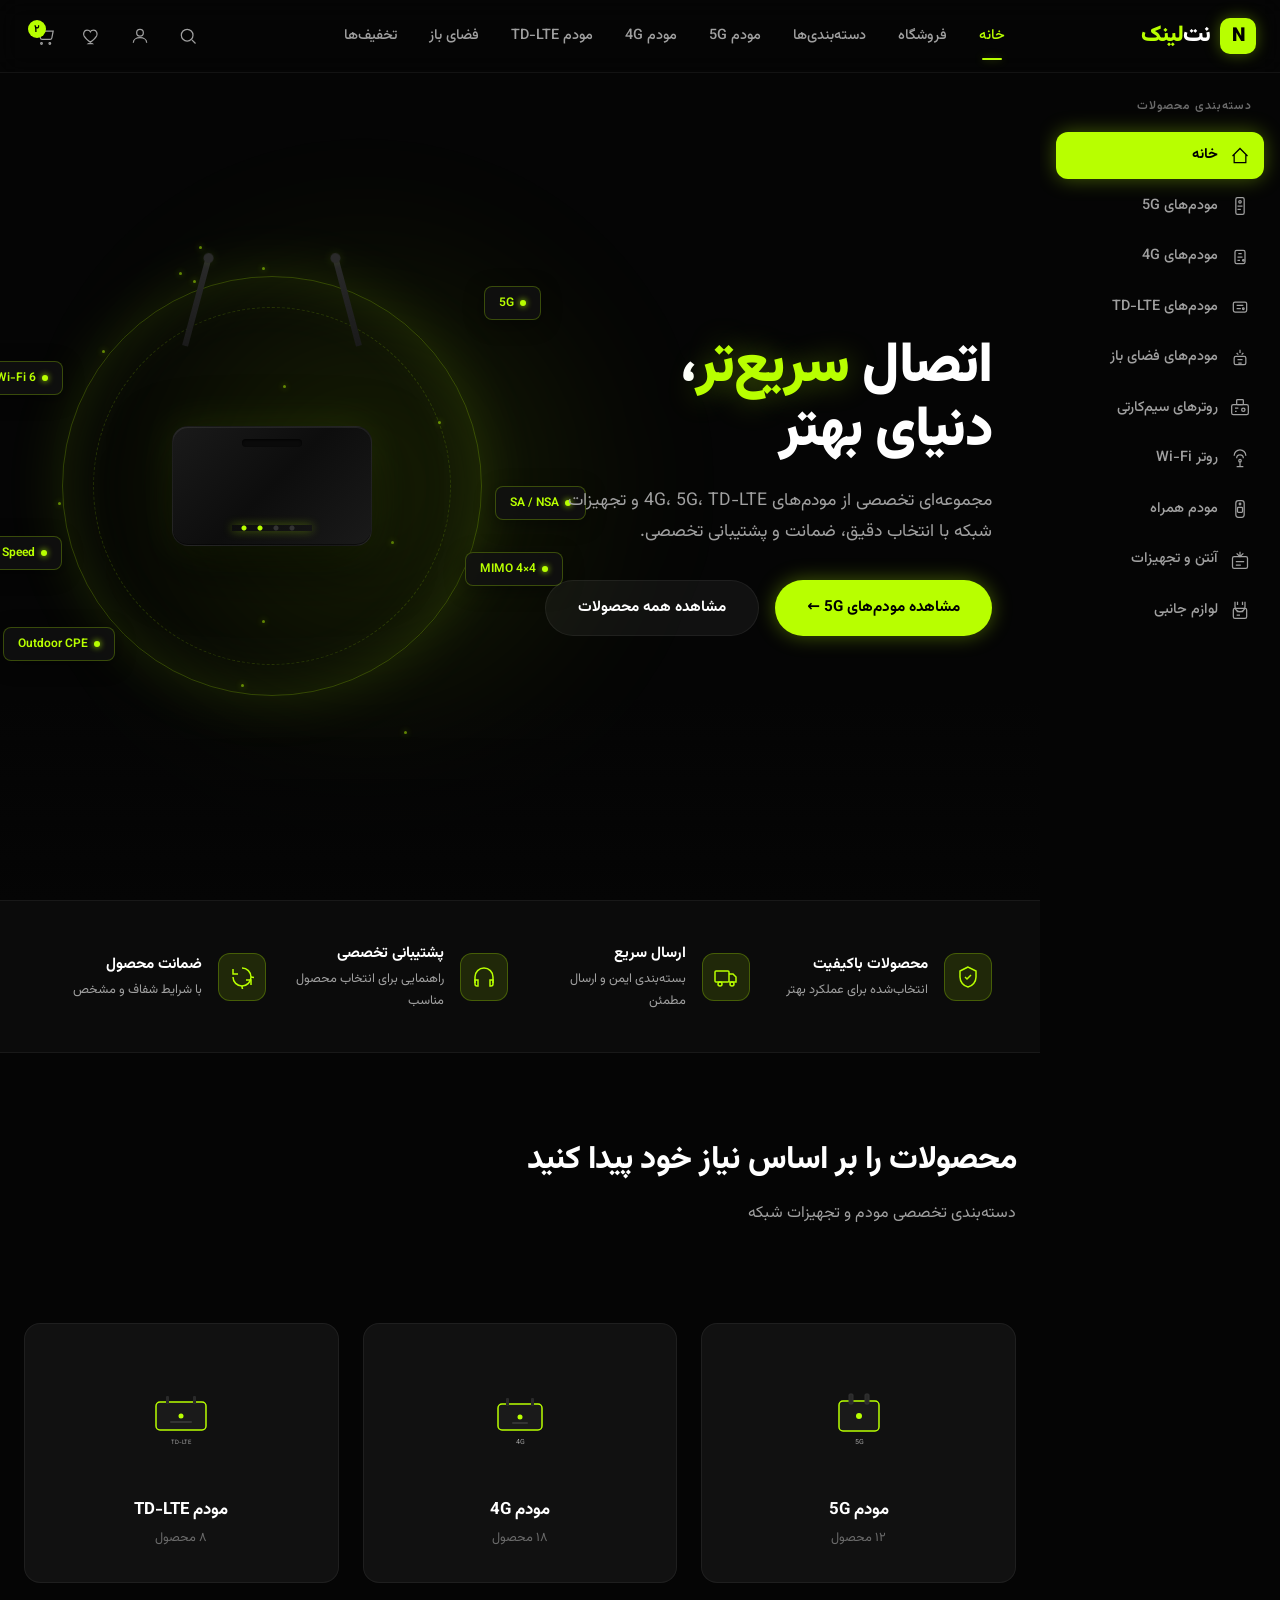
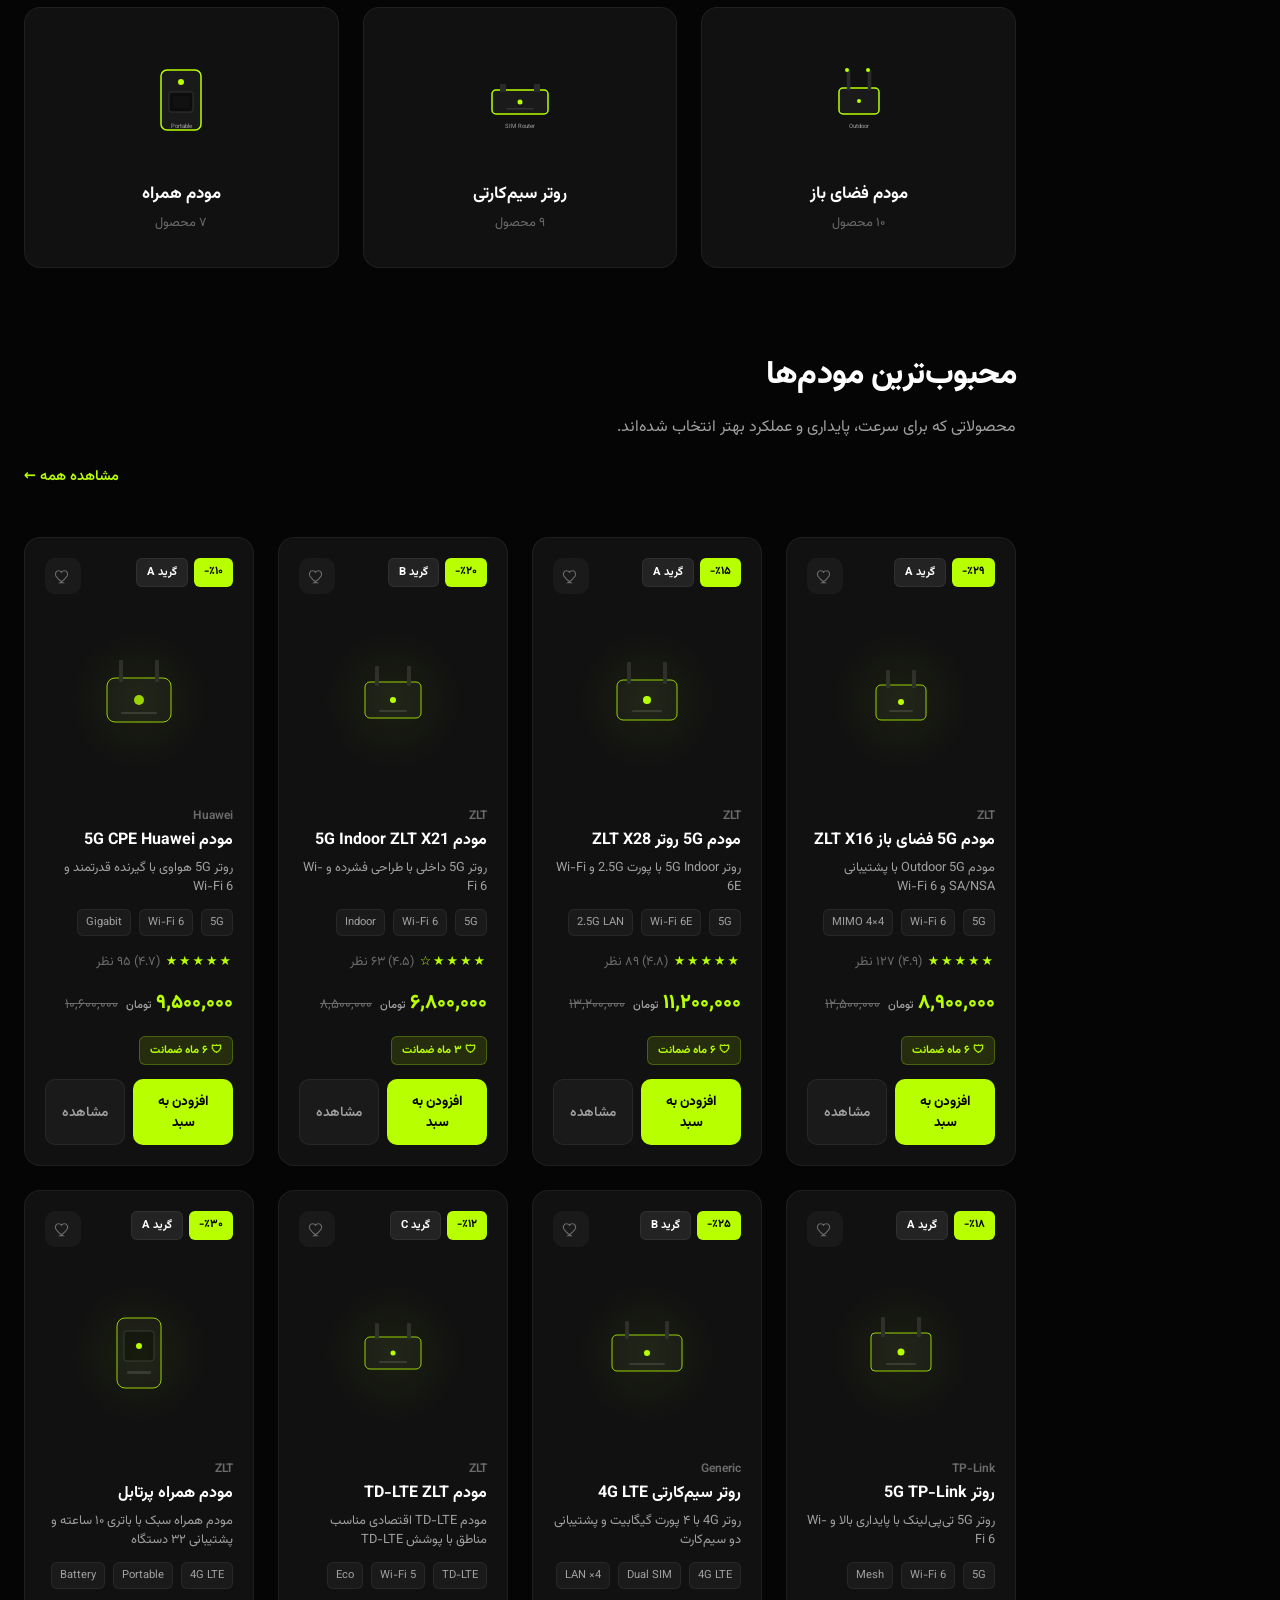
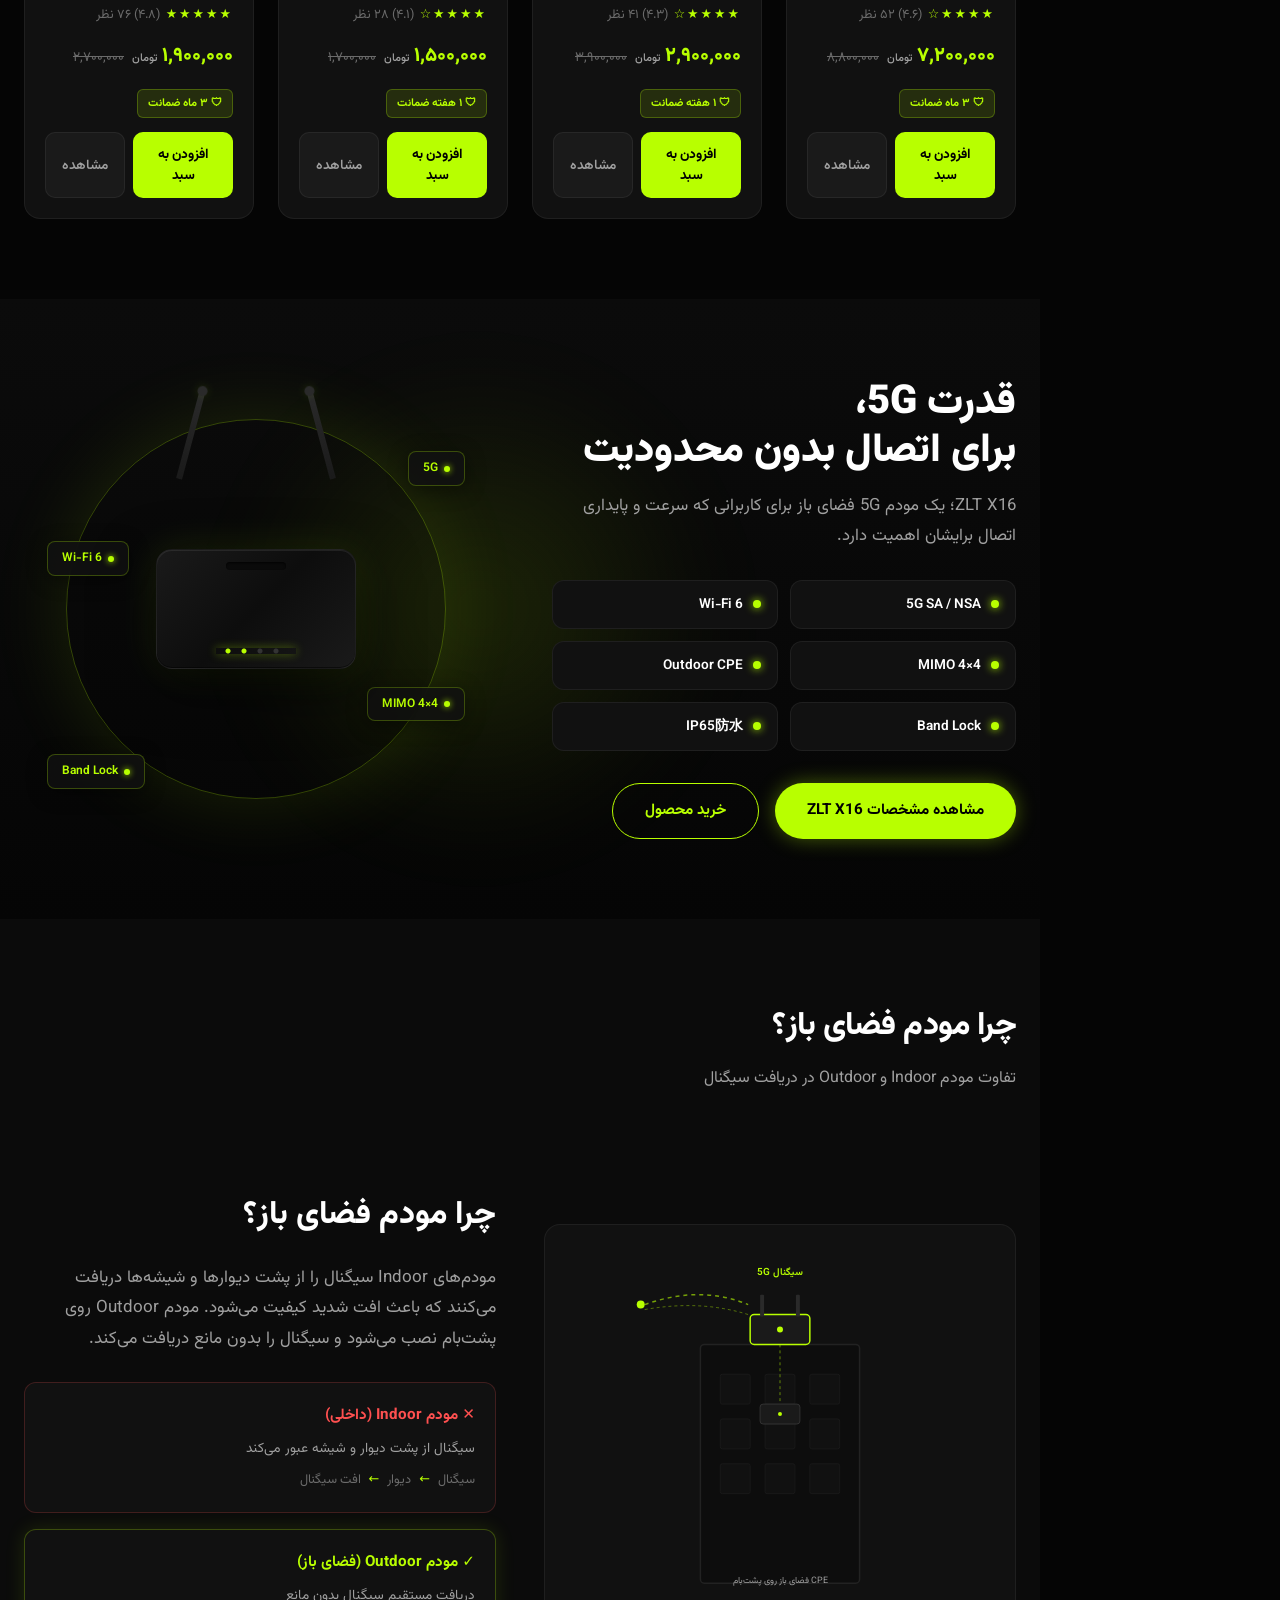
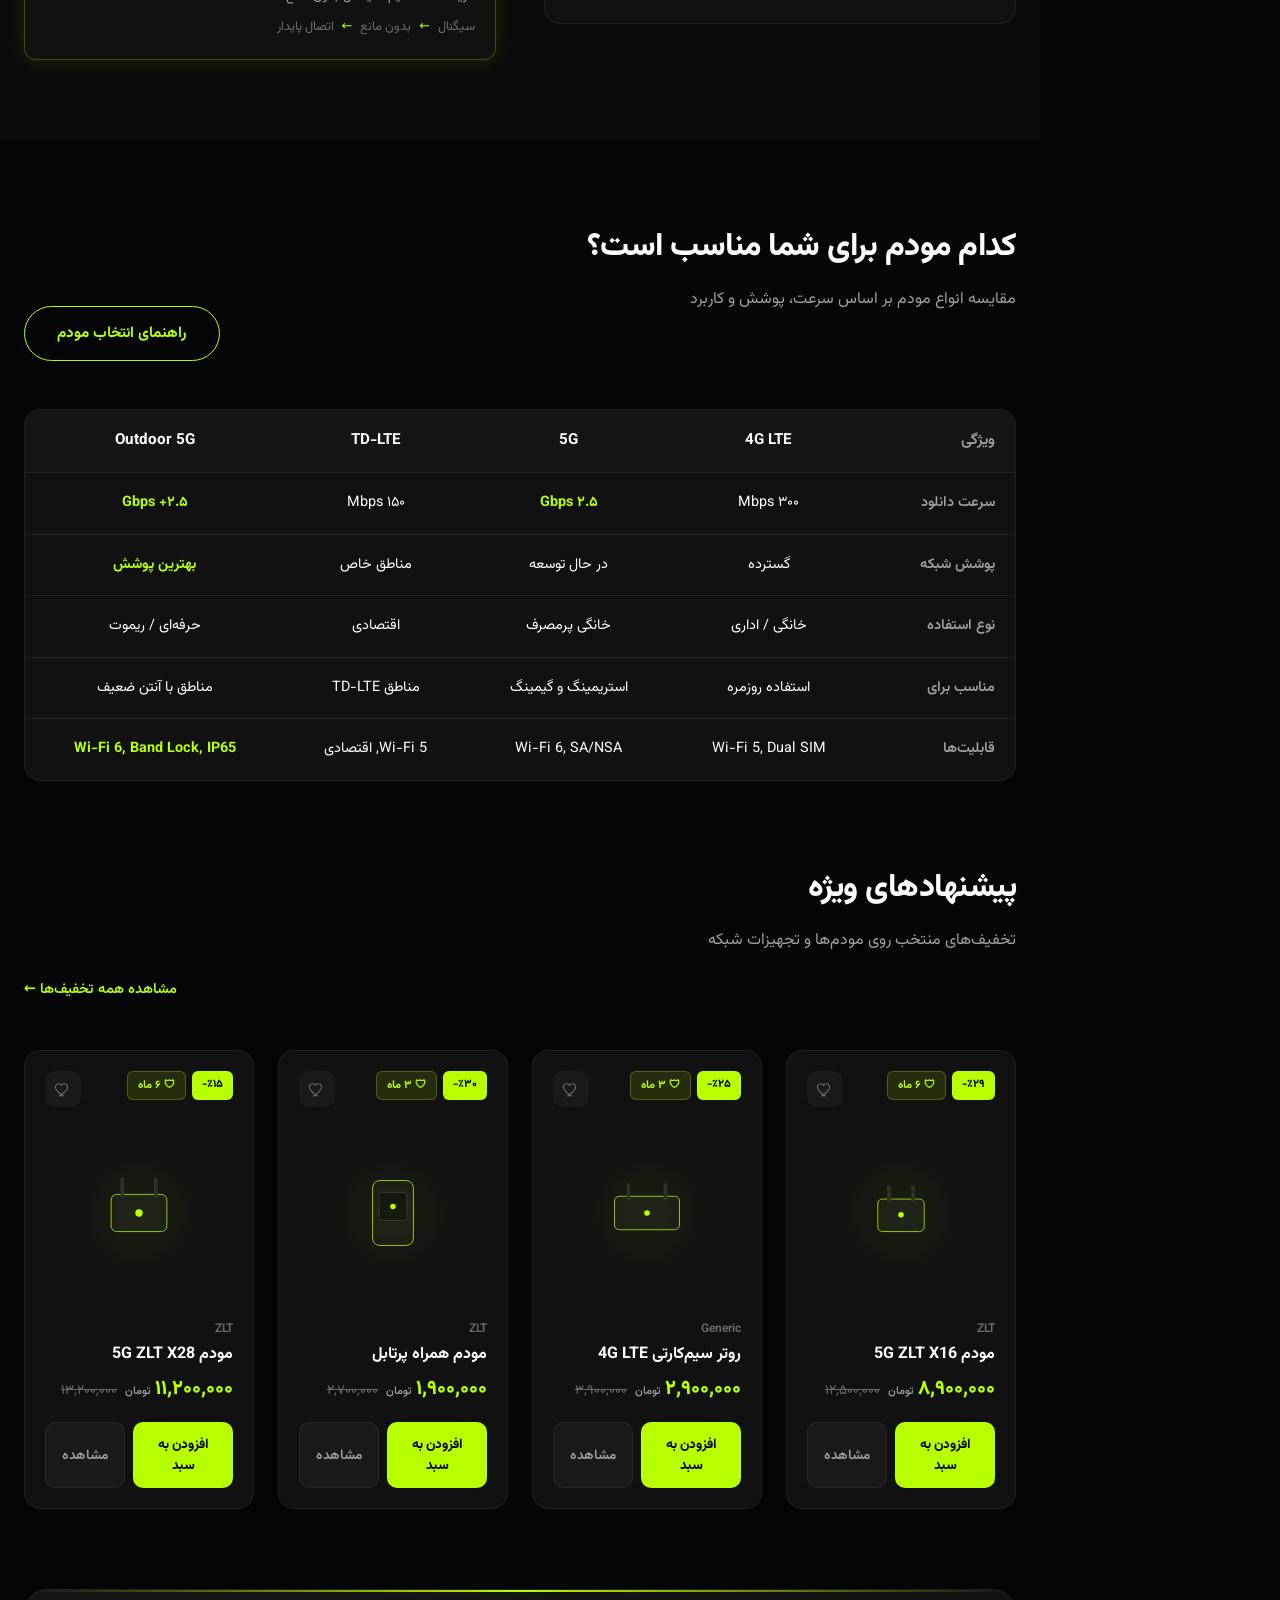
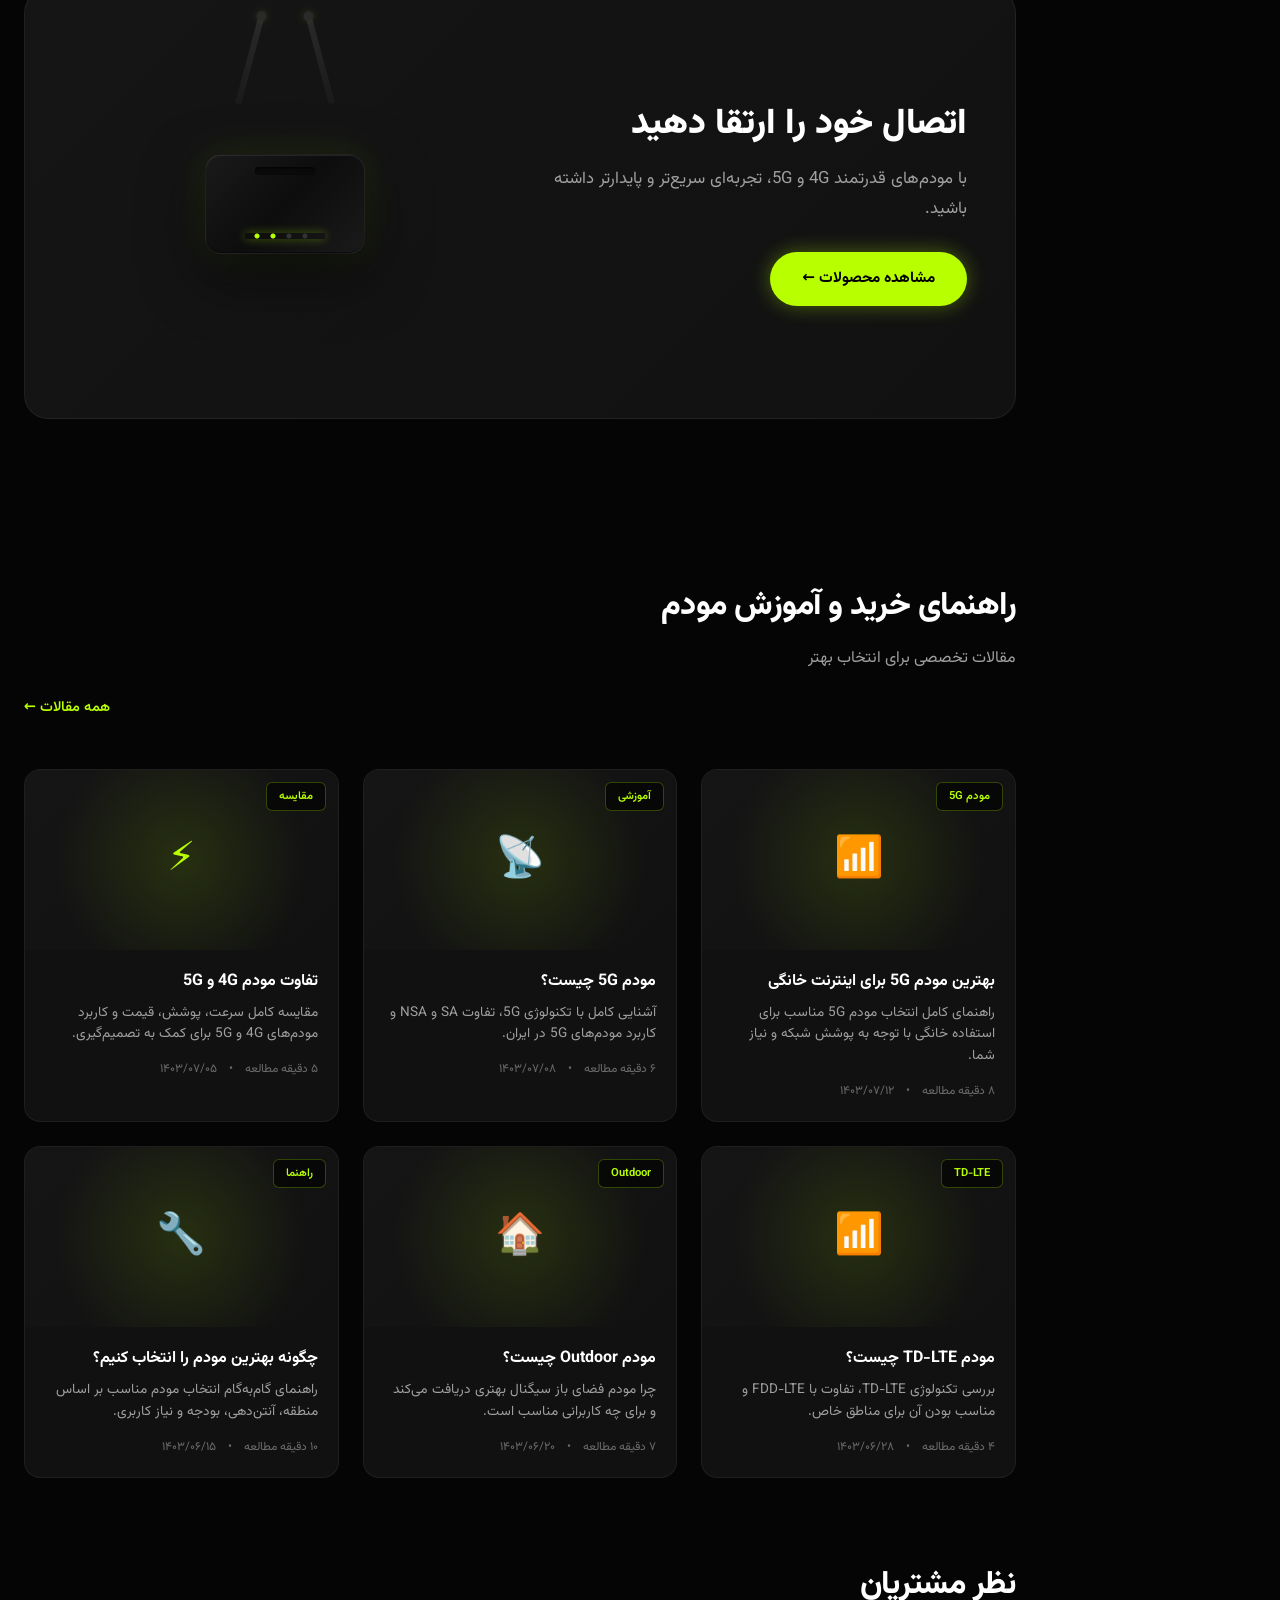
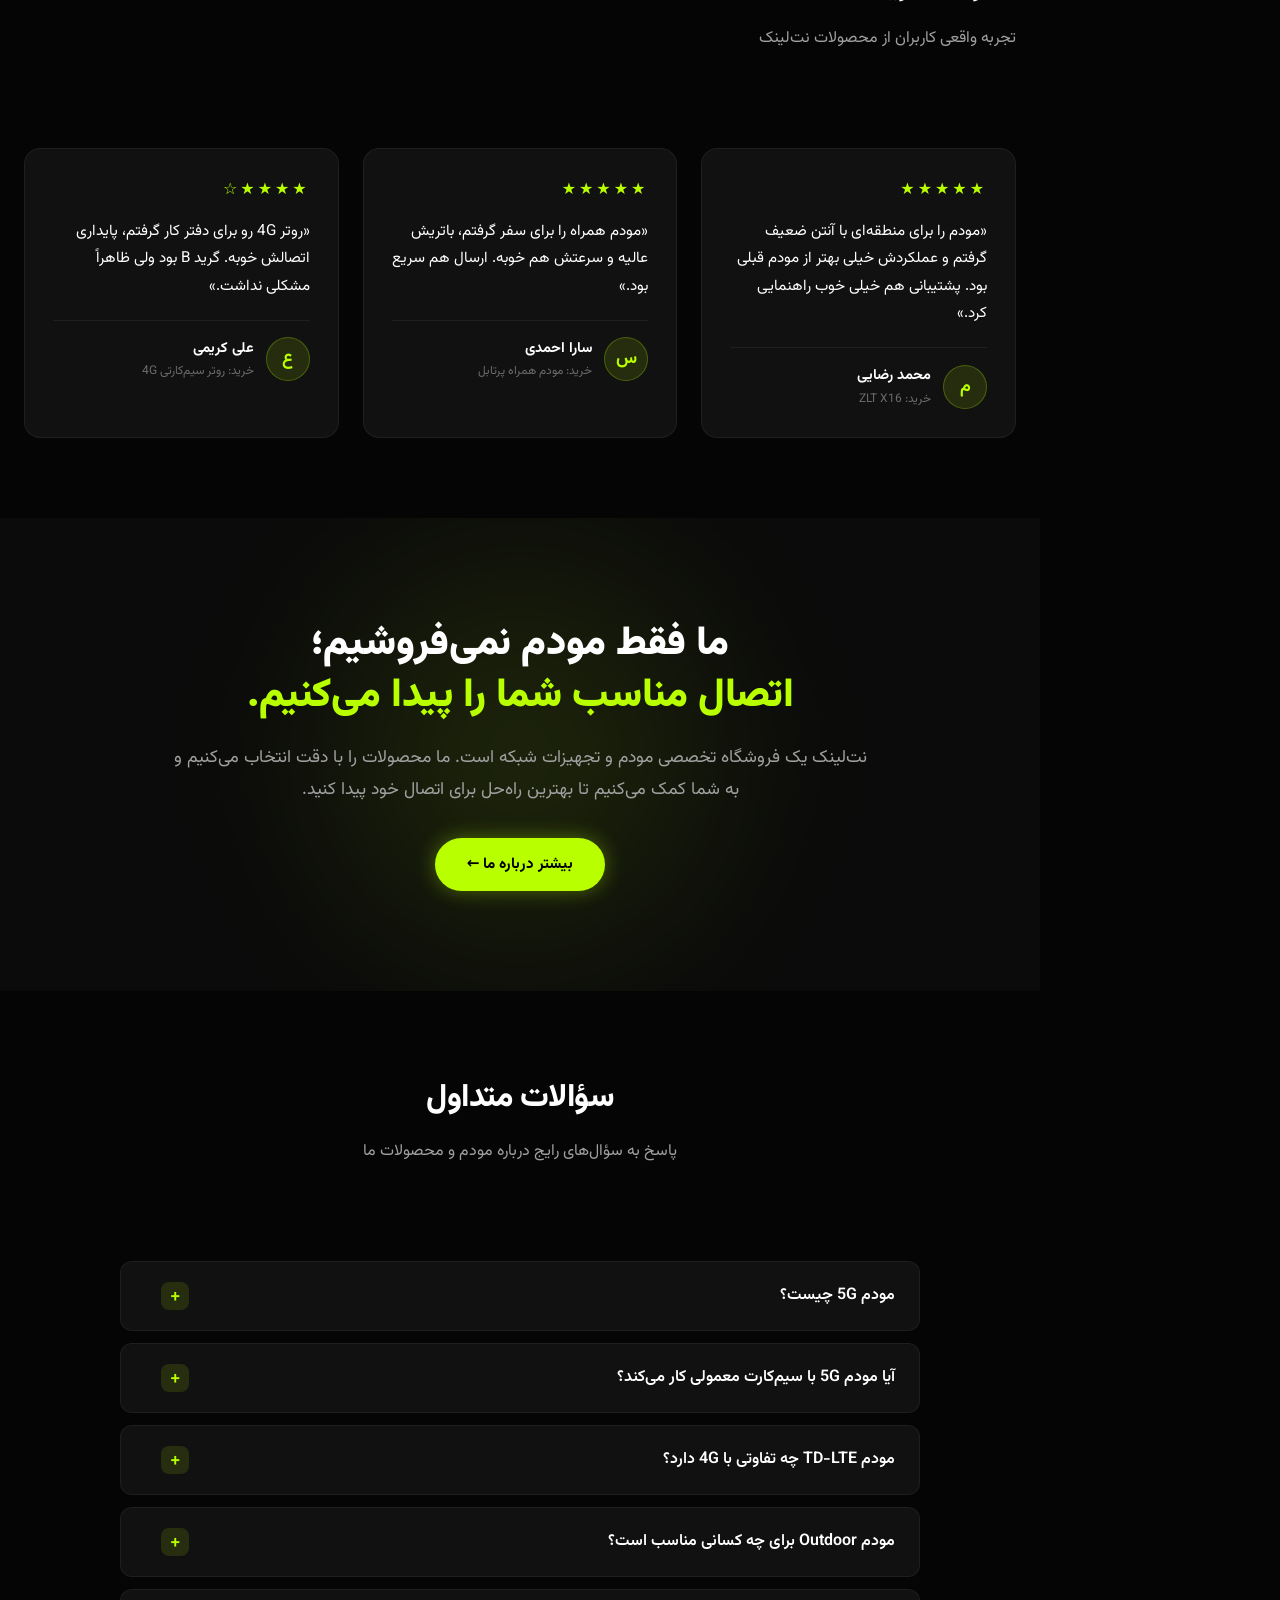
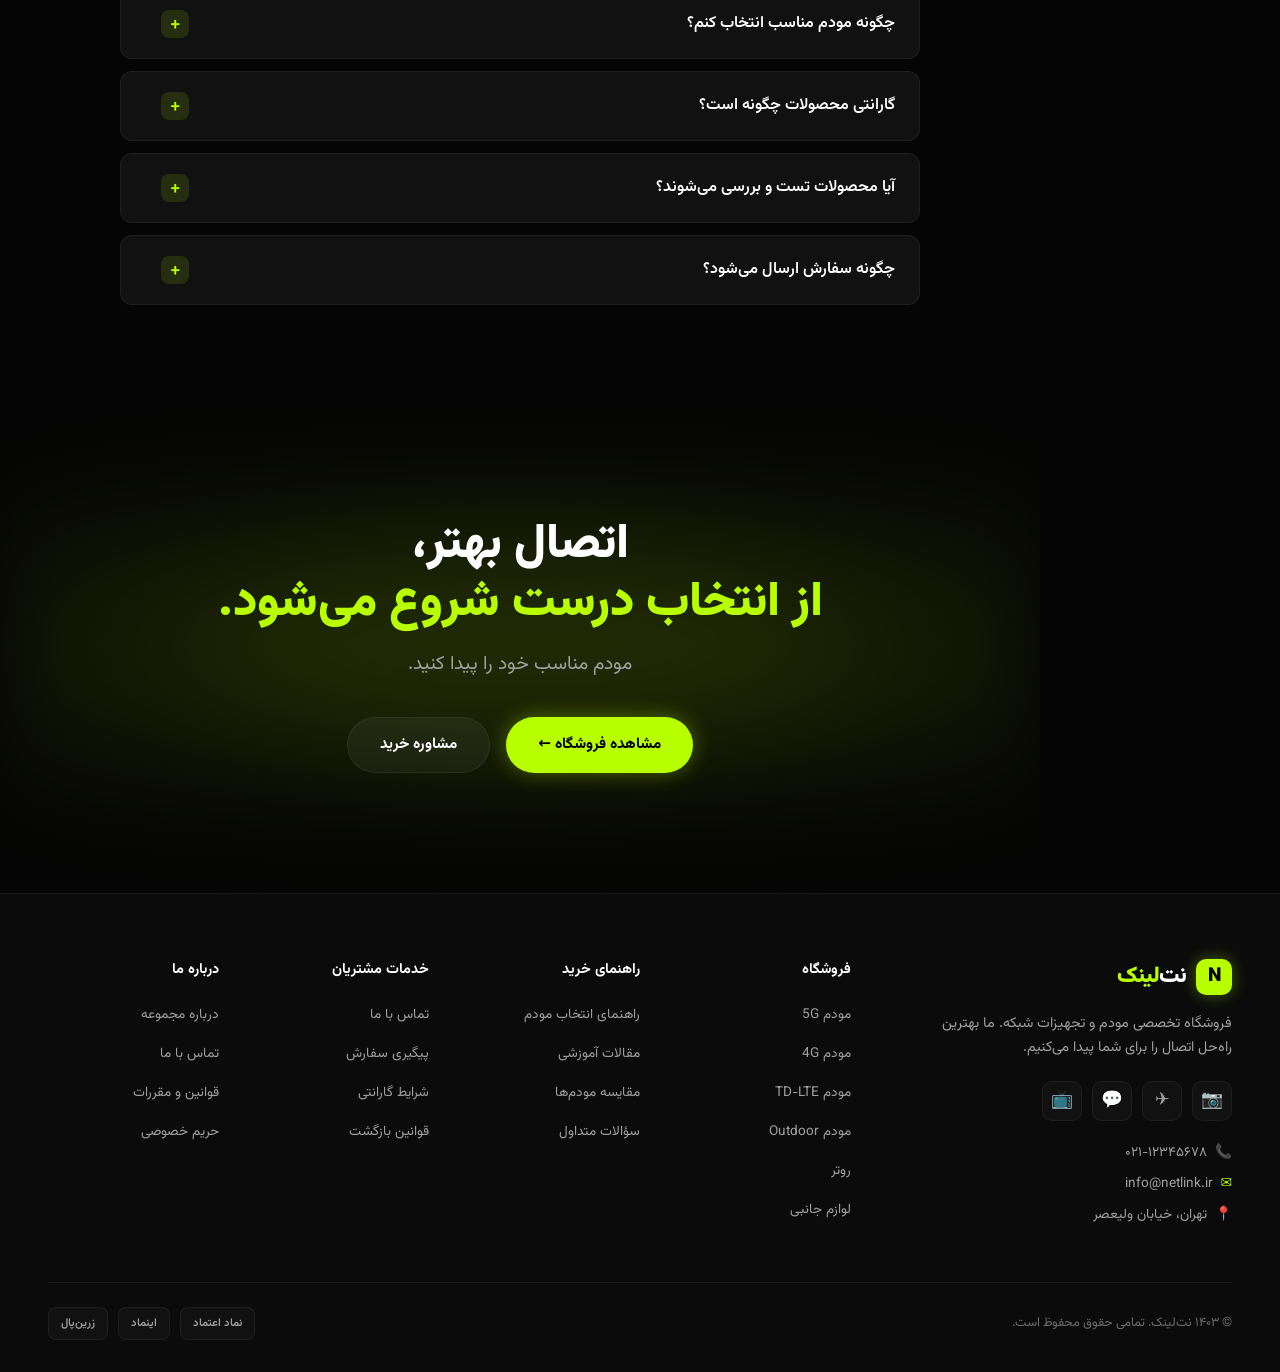
<file: index.html>
<!DOCTYPE html>
<html lang="fa" dir="rtl">
<head>
<meta charset="UTF-8">
<meta name="viewport" content="width=device-width, initial-scale=1.0">
<title>نت‌لینک | فروشگاه تخصصی مودم و تجهیزات شبکه — خرید مودم 5G، 4G، TD-LTE</title>
<meta name="description" content="نت‌لینک؛ فروشگاه تخصصی مودم 5G، مودم 4G، مودم TD-LTE، مودم فضای باز، روتر سیم‌کارتی و تجهیزات شبکه. خرید با ضمانت و پشتیبانی تخصصی.">
<meta name="keywords" content="مودم 5G, خرید مودم 5G, قیمت مودم 5G, مودم 4G, خرید مودم 4G, مودم TD-LTE, مودم فضای باز, مودم Outdoor, مودم سیم کارتی, روتر 5G, ZLT X16, مودم ZLT X16">
<link rel="preconnect" href="https://fonts.googleapis.com">
<link rel="preconnect" href="https://fonts.gstatic.com" crossorigin>
<link rel="stylesheet" href="css/style.css">
<!-- Schema.org JSON-LD for SEO -->
<script type="application/ld+json">
{
  "@context": "https://schema.org",
  "@type": "Store",
  "name": "نت‌لینک",
  "description": "فروشگاه تخصصی مودم و تجهیزات شبکه — مودم 5G، 4G، TD-LTE و روتر سیم‌کارتی",
  "url": "https://netlink.ir",
  "telephone": "+98-21-12345678",
  "address": { "@type": "PostalAddress", "addressCountry": "IR", "addressLocality": "تهران" }
}
</script>
</head>
<body>

<!-- ═══════════════ HEADER ═══════════════ -->
<header class="header">
  <div class="header-inner">
    <a href="#" class="logo">
      <div class="logo-icon">N</div>
      <div class="logo-text">نت<span>‌لینک</span></div>
    </a>
    <nav class="nav-main">
      <a href="#" class="active">خانه</a>
      <a href="#products">فروشگاه</a>
      <a href="#categories">دسته‌بندی‌ها</a>
      <a href="#flagship">مودم 5G</a>
      <a href="#products">مودم 4G</a>
      <a href="#compare">مودم TD-LTE</a>
      <a href="#outdoor">فضای باز</a>
      <a href="#deals">تخفیف‌ها</a>
    </nav>
    <div class="header-actions">
      <button class="icon-btn" aria-label="جستجو">
        <svg width="20" height="20" viewBox="0 0 24 24" fill="none" stroke="currentColor" stroke-width="1.5"><circle cx="11" cy="11" r="7"/><path d="m21 21-4.3-4.3"/></svg>
      </button>
      <button class="icon-btn" aria-label="حساب کاربری">
        <svg width="20" height="20" viewBox="0 0 24 24" fill="none" stroke="currentColor" stroke-width="1.5"><circle cx="12" cy="8" r="4"/><path d="M4 20c0-4 4-6 8-6s8 2 8 6"/></svg>
      </button>
      <button class="icon-btn" aria-label="علاقه‌مندی‌ها">
        <svg width="20" height="20" viewBox="0 0 24 24" fill="none" stroke="currentColor" stroke-width="1.5"><path d="M12 21s-7-4.5-9.5-9C1 9 2.5 5 6 5c2 0 3.5 1 4 2 .5-1 2-2 4-2 3.5 0 5 4 3.5 7-2.5 4.5-9.5 9-9.5 9z"/></svg>
      </button>
      <button class="icon-btn cart-btn" aria-label="سبد خرید">
        <svg width="20" height="20" viewBox="0 0 24 24" fill="none" stroke="currentColor" stroke-width="1.5"><circle cx="9" cy="21" r="1"/><circle cx="19" cy="21" r="1"/><path d="M1 1h4l2.7 13.4a2 2 0 0 0 2 1.6h9.7a2 2 0 0 0 2-1.6L23 6H6"/></svg>
        <span class="badge">۲</span>
      </button>
      <button class="icon-btn hamburger" aria-label="منو">
        <svg width="22" height="22" viewBox="0 0 24 24" fill="none" stroke="currentColor" stroke-width="2"><path d="M3 6h18M3 12h18M3 18h18"/></svg>
      </button>
    </div>
  </div>
</header>

<!-- ═══════════════ LAYOUT WRAP ═══════════════ -->
<div class="layout-wrap">

  <!-- SIDEBAR -->
  <aside class="sidebar">
    <div class="sidebar-title">دسته‌بندی محصولات</div>
    <div class="sidebar-item active">
      <svg viewBox="0 0 24 24"><path d="M3 12 12 3l9 9M5 10v10h14V10"/></svg>
      <span>خانه</span>
    </div>
    <div class="sidebar-item">
      <svg viewBox="0 0 24 24"><rect x="7" y="2" width="10" height="20" rx="2"/><circle cx="12" cy="7" r="1.5"/><path d="M9 12h6M9 16h4"/></svg>
      <span>مودم‌های 5G</span>
    </div>
    <div class="sidebar-item">
      <svg viewBox="0 0 24 24"><rect x="6" y="4" width="12" height="16" rx="2"/><path d="M10 8h4M9 12h6M9 16h3"/><circle cx="16" cy="16" r="1"/></svg>
      <span>مودم‌های 4G</span>
    </div>
    <div class="sidebar-item">
      <svg viewBox="0 0 24 24"><rect x="4" y="6" width="16" height="12" rx="2"/><path d="M8 10h8M8 14h5"/><circle cx="16" cy="14" r="1"/></svg>
      <span>مودم‌های TD-LTE</span>
    </div>
    <div class="sidebar-item">
      <svg viewBox="0 0 24 24"><path d="M12 2v4M8 6l2 2M16 6l-2 2"/><rect x="5" y="10" width="14" height="10" rx="2"/><path d="M9 14h6M10 18h4"/></svg>
      <span>مودم‌های فضای باز</span>
    </div>
    <div class="sidebar-item">
      <svg viewBox="0 0 24 24"><rect x="2" y="8" width="20" height="12" rx="2"/><path d="M6 12h4M6 16h2"/><circle cx="16" cy="14" r="2"/><rect x="8" y="2" width="8" height="6" rx="1"/></svg>
      <span>روترهای سیم‌کارتی</span>
    </div>
    <div class="sidebar-item">
      <svg viewBox="0 0 24 24"><path d="M12 18v3M8 21h8"/><path d="M5 8a7 7 0 0 1 14 0"/><path d="M8 11a4 4 0 0 1 8 0"/><circle cx="12" cy="14" r="1.5"/><path d="M12 15v3"/></svg>
      <span>روتر Wi-Fi</span>
    </div>
    <div class="sidebar-item">
      <svg viewBox="0 0 24 24"><rect x="7" y="2" width="10" height="20" rx="3"/><circle cx="12" cy="6" r="1"/><rect x="9" y="10" width="6" height="6" rx="1"/></svg>
      <span>مودم همراه</span>
    </div>
    <div class="sidebar-item">
      <svg viewBox="0 0 24 24"><path d="M12 2v6M8 4l4 4 4-4"/><rect x="3" y="8" width="18" height="14" rx="2"/><path d="M7 14h10M7 18h6"/></svg>
      <span>آنتن و تجهیزات</span>
    </div>
    <div class="sidebar-item">
      <svg viewBox="0 0 24 24"><path d="M6 2v6a6 6 0 0 0 12 0V2M9 2v4M15 2v4"/><rect x="4" y="10" width="16" height="12" rx="2"/><path d="M8 14h8M8 18h4"/></svg>
      <span>لوازم جانبی</span>
    </div>
  </aside>

  <!-- MAIN CONTENT -->
  <main class="main-content">

    <!-- Mobile category bar -->
    <div class="mobile-cats">
      <a href="#" class="active">خانه</a>
      <a href="#">مودم 5G</a>
      <a href="#">مودم 4G</a>
      <a href="#">مودم TD-LTE</a>
      <a href="#">فضای باز</a>
      <a href="#">روتر سیم‌کارتی</a>
      <a href="#">روتر Wi-Fi</a>
      <a href="#">مودم همراه</a>
      <a href="#">آنتن</a>
      <a href="#">لوازم جانبی</a>
    </div>

    <!-- ═══════════════ HERO ═══════════════ -->
    <section class="hero">
      <div class="hero-bg"></div>
      <div class="hero-grid">
        <div class="hero-text">
          <h1>اتصال <span class="highlight">سریع‌تر</span>،<br>دنیای بهتر</h1>
          <p>مجموعه‌ای تخصصی از مودم‌های 4G، 5G، TD-LTE و تجهیزات شبکه با انتخاب دقیق، ضمانت و پشتیبانی تخصصی.</p>
          <div class="hero-cta">
            <a href="#flagship" class="btn btn-primary">مشاهده مودم‌های 5G ←</a>
            <a href="#products" class="btn btn-secondary">مشاهده همه محصولات</a>
          </div>
        </div>
        <div class="hero-visual">
          <div class="hero-ring"></div>
          <div class="signal-wave"></div>
          <div class="signal-wave"></div>
          <div class="signal-wave"></div>
          <div class="modem-3d">
            <div class="modem-antenna left"></div>
            <div class="modem-antenna right"></div>
            <div class="modem-body"></div>
          </div>
          <div class="tech-tag t1">5G</div>
          <div class="tech-tag t2">Wi-Fi 6</div>
          <div class="tech-tag t3">4×4 MIMO</div>
          <div class="tech-tag t4">Outdoor CPE</div>
          <div class="tech-tag t5">SA / NSA</div>
          <div class="tech-tag t6">High Speed</div>
        </div>
      </div>
    </section>

    <!-- ═══════════════ TRUST BAR ═══════════════ -->
    <div class="trust-bar">
      <div class="trust-item">
        <div class="trust-icon"><svg viewBox="0 0 24 24"><path d="M12 2 4 6v6c0 5 3.5 9 8 10 4.5-1 8-5 8-10V6l-8-4z"/><path d="m9 12 2 2 4-4"/></svg></div>
        <div><h4>محصولات باکیفیت</h4><p>انتخاب‌شده برای عملکرد بهتر</p></div>
      </div>
      <div class="trust-item">
        <div class="trust-icon"><svg viewBox="0 0 24 24"><rect x="1" y="6" width="14" height="11" rx="1"/><path d="M15 9h4l3 3v5h-7"/><circle cx="6" cy="19" r="2"/><circle cx="18" cy="19" r="2"/></svg></div>
        <div><h4>ارسال سریع</h4><p>بسته‌بندی ایمن و ارسال مطمئن</p></div>
      </div>
      <div class="trust-item">
        <div class="trust-icon"><svg viewBox="0 0 24 24"><path d="M3 18v-6a9 9 0 0 1 18 0v6"/><path d="M21 19a2 2 0 0 1-2 2h-1v-6h3zM3 19a2 2 0 0 0 2 2h1v-6H3z"/></svg></div>
        <div><h4>پشتیبانی تخصصی</h4><p>راهنمایی برای انتخاب محصول مناسب</p></div>
      </div>
      <div class="trust-item">
        <div class="trust-icon"><svg viewBox="0 0 24 24"><path d="M3 12a9 9 0 1 0 9-9"/><path d="M3 4v5h5"/><path d="M21 12a9 9 0 1 1-9 9"/><path d="M21 20v-5h-5"/></svg></div>
        <div><h4>ضمانت محصول</h4><p>با شرایط شفاف و مشخص</p></div>
      </div>
    </div>

    <!-- ═══════════════ SHOP BY CATEGORY ═══════════════ -->
    <section class="section" id="categories">
      <div class="container">
        <div class="section-header reveal">
          <div>
            <h2 class="section-title">محصولات را بر اساس نیاز خود پیدا کنید</h2>
            <p class="section-subtitle">دسته‌بندی تخصصی مودم و تجهیزات شبکه</p>
          </div>
        </div>
        <div class="cat-grid">
          <!-- Cat cards -->
          <div class="cat-card reveal">
            <div class="cat-visual">
              <svg width="100" height="100" viewBox="0 0 100 100" fill="none">
                <rect x="30" y="35" width="40" height="30" rx="4" fill="#1a1a1a" stroke="#B8FF00" stroke-width="1.5"/>
                <rect x="40" y="28" width="4" height="10" rx="1" fill="#2a2a2a" stroke="#333"/>
                <rect x="56" y="28" width="4" height="10" rx="1" fill="#2a2a2a" stroke="#333"/>
                <circle cx="50" cy="50" r="3" fill="#B8FF00"/>
                <text x="50" y="78" text-anchor="middle" fill="#A0A0A0" font-size="7" font-family="Vazirmatn">5G</text>
              </svg>
            </div>
            <h3 class="cat-name">مودم 5G</h3>
            <p class="cat-count">۱۲ محصول</p>
          </div>
          <div class="cat-card reveal">
            <div class="cat-visual">
              <svg width="100" height="100" viewBox="0 0 100 100" fill="none">
                <rect x="28" y="38" width="44" height="26" rx="4" fill="#1a1a1a" stroke="#B8FF00" stroke-width="1.5"/>
                <rect x="36" y="32" width="3" height="8" rx="1" fill="#2a2a2a"/>
                <rect x="61" y="32" width="3" height="8" rx="1" fill="#2a2a2a"/>
                <circle cx="50" cy="51" r="2.5" fill="#B8FF00"/>
                <rect x="42" y="56" width="16" height="2" rx="1" fill="#333"/>
                <text x="50" y="78" text-anchor="middle" fill="#A0A0A0" font-size="7" font-family="Vazirmatn">4G</text>
              </svg>
            </div>
            <h3 class="cat-name">مودم 4G</h3>
            <p class="cat-count">۱۸ محصول</p>
          </div>
          <div class="cat-card reveal">
            <div class="cat-visual">
              <svg width="100" height="100" viewBox="0 0 100 100" fill="none">
                <rect x="25" y="36" width="50" height="28" rx="4" fill="#1a1a1a" stroke="#B8FF00" stroke-width="1.5"/>
                <rect x="35" y="30" width="3" height="8" rx="1" fill="#2a2a2a"/>
                <rect x="62" y="30" width="3" height="8" rx="1" fill="#2a2a2a"/>
                <circle cx="50" cy="50" r="2.5" fill="#B8FF00"/>
                <path d="M40 56h20" stroke="#333" stroke-width="2" stroke-linecap="round"/>
                <text x="50" y="78" text-anchor="middle" fill="#A0A0A0" font-size="6" font-family="Vazirmatn">TD-LTE</text>
              </svg>
            </div>
            <h3 class="cat-name">مودم TD-LTE</h3>
            <p class="cat-count">۸ محصول</p>
          </div>
          <div class="cat-card reveal">
            <div class="cat-visual">
              <svg width="100" height="100" viewBox="0 0 100 100" fill="none">
                <rect x="30" y="38" width="40" height="26" rx="4" fill="#1a1a1a" stroke="#B8FF00" stroke-width="1.5"/>
                <rect x="38" y="20" width="3" height="20" rx="1" fill="#2a2a2a" stroke="#333" stroke-width="0.5"/>
                <rect x="59" y="20" width="3" height="20" rx="1" fill="#2a2a2a" stroke="#333" stroke-width="0.5"/>
                <circle cx="38" cy="20" r="2" fill="#B8FF00"/>
                <circle cx="59" cy="20" r="2" fill="#B8FF00"/>
                <circle cx="50" cy="51" r="2" fill="#B8FF00"/>
                <text x="50" y="78" text-anchor="middle" fill="#A0A0A0" font-size="6" font-family="Vazirmatn">Outdoor</text>
              </svg>
            </div>
            <h3 class="cat-name">مودم فضای باز</h3>
            <p class="cat-count">۱۰ محصول</p>
          </div>
          <div class="cat-card reveal">
            <div class="cat-visual">
              <svg width="100" height="100" viewBox="0 0 100 100" fill="none">
                <rect x="22" y="40" width="56" height="24" rx="4" fill="#1a1a1a" stroke="#B8FF00" stroke-width="1.5"/>
                <rect x="30" y="34" width="6" height="8" rx="1" fill="#2a2a2a"/>
                <rect x="64" y="34" width="6" height="8" rx="1" fill="#2a2a2a"/>
                <circle cx="50" cy="52" r="2.5" fill="#B8FF00"/>
                <rect x="36" y="58" width="28" height="1.5" rx="1" fill="#333"/>
                <text x="50" y="78" text-anchor="middle" fill="#A0A0A0" font-size="6" font-family="Vazirmatn">SIM Router</text>
              </svg>
            </div>
            <h3 class="cat-name">روتر سیم‌کارتی</h3>
            <p class="cat-count">۹ محصول</p>
          </div>
          <div class="cat-card reveal">
            <div class="cat-visual">
              <svg width="100" height="100" viewBox="0 0 100 100" fill="none">
                <rect x="30" y="20" width="40" height="60" rx="6" fill="#1a1a1a" stroke="#B8FF00" stroke-width="1.5"/>
                <circle cx="50" cy="32" r="3" fill="#B8FF00"/>
                <rect x="38" y="42" width="24" height="20" rx="2" fill="#0d0d0d" stroke="#333"/>
                <rect x="42" y="46" width="16" height="12" rx="1" fill="#111"/>
                <text x="50" y="78" text-anchor="middle" fill="#A0A0A0" font-size="6" font-family="Vazirmatn">Portable</text>
              </svg>
            </div>
            <h3 class="cat-name">مودم همراه</h3>
            <p class="cat-count">۷ محصول</p>
          </div>
        </div>
      </div>
    </section>

    <!-- ═══════════════ FEATURED PRODUCTS ═══════════════ -->
    <section class="section" id="products" style="padding-top:0">
      <div class="container">
        <div class="section-header reveal">
          <div>
            <h2 class="section-title">محبوب‌ترین مودم‌ها</h2>
            <p class="section-subtitle">محصولاتی که برای سرعت، پایداری و عملکرد بهتر انتخاب شده‌اند.</p>
          </div>
          <a href="#" class="link-all">مشاهده همه ←</a>
        </div>
        <div class="product-grid">

          <!-- Product 1: ZLT X16 -->
          <div class="product-card reveal">
            <div class="product-top">
              <div class="product-badges">
                <span class="badge badge-discount">٪۲۹-</span>
                <span class="badge badge-grade">گرید A</span>
              </div>
              <button class="wishlist-btn" aria-label="افزودن به علاقه‌مندی">
                <svg width="18" height="18" viewBox="0 0 24 24" fill="none" stroke="currentColor" stroke-width="1.5"><path d="M12 21s-7-4.5-9.5-9C1 9 2.5 5 6 5c2 0 3.5 1 4 2 .5-1 2-2 4-2 3.5 0 5 4 3.5 7-2.5 4.5-9.5 9-9.5 9z"/></svg>
              </button>
            </div>
            <div class="product-visual">
              <svg width="140" height="140" viewBox="0 0 140 140" fill="none">
                <rect x="45" y="55" width="50" height="35" rx="5" fill="#1a1a1a" stroke="#B8FF00" stroke-width="1" opacity="0.8"/>
                <rect x="55" y="40" width="4" height="18" rx="1" fill="#2a2a2a"/>
                <rect x="81" y="40" width="4" height="18" rx="1" fill="#2a2a2a"/>
                <circle cx="70" cy="72" r="3" fill="#B8FF00"/>
                <rect x="58" y="80" width="24" height="2" rx="1" fill="#333"/>
              </svg>
            </div>
            <div class="quick-specs">
              <div class="spec-row"><span>سرعت دانلود</span><span>۲.۵ Gbps</span></div>
              <div class="spec-row"><span>سرعت آپلود</span><span>۶۰۰ Mbps</span></div>
              <div class="spec-row"><span>باند</span><span>n78 / n41</span></div>
            </div>
            <div class="product-brand">ZLT</div>
            <h3 class="product-name">مودم 5G فضای باز ZLT X16</h3>
            <p class="product-desc">مودم Outdoor 5G با پشتیبانی SA/NSA و Wi-Fi 6</p>
            <div class="product-specs">
              <span class="spec-chip">5G</span>
              <span class="spec-chip">Wi-Fi 6</span>
              <span class="spec-chip">4×4 MIMO</span>
            </div>
            <div class="product-rating">
              <span class="stars">★★★★★</span>
              <span class="rating-num">(۴.۹) ۱۲۷ نظر</span>
            </div>
            <div class="product-price-row">
              <span class="price-current">۸,۹۰۰,۰۰۰ <small>تومان</small></span>
              <span class="price-old">۱۲,۵۰۰,۰۰۰</span>
            </div>
            <div class="product-badges" style="margin-bottom:14px">
              <span class="badge badge-warranty">🛡 ۶ ماه ضمانت</span>
            </div>
            <div class="product-actions">
              <button class="btn-cart">افزودن به سبد</button>
              <button class="btn-view">مشاهده</button>
            </div>
          </div>

          <!-- Product 2: ZLT X28 -->
          <div class="product-card reveal">
            <div class="product-top">
              <div class="product-badges">
                <span class="badge badge-discount">٪۱۵-</span>
                <span class="badge badge-grade">گرید A</span>
              </div>
              <button class="wishlist-btn" aria-label="افزودن به علاقه‌مندی">
                <svg width="18" height="18" viewBox="0 0 24 24" fill="none" stroke="currentColor" stroke-width="1.5"><path d="M12 21s-7-4.5-9.5-9C1 9 2.5 5 6 5c2 0 3.5 1 4 2 .5-1 2-2 4-2 3.5 0 5 4 3.5 7-2.5 4.5-9.5 9-9.5 9z"/></svg>
              </button>
            </div>
            <div class="product-visual">
              <svg width="140" height="140" viewBox="0 0 140 140" fill="none">
                <rect x="40" y="50" width="60" height="40" rx="6" fill="#1a1a1a" stroke="#B8FF00" stroke-width="1" opacity="0.8"/>
                <rect x="50" y="32" width="4" height="22" rx="1" fill="#2a2a2a"/>
                <rect x="86" y="32" width="4" height="22" rx="1" fill="#2a2a2a"/>
                <circle cx="70" cy="70" r="4" fill="#B8FF00"/>
                <rect x="55" y="80" width="30" height="2" rx="1" fill="#333"/>
              </svg>
            </div>
            <div class="quick-specs">
              <div class="spec-row"><span>سرعت دانلود</span><span>۳.۲ Gbps</span></div>
              <div class="spec-row"><span>سرعت آپلود</span><span>۸۰۰ Mbps</span></div>
              <div class="spec-row"><span>پورت</span><span>2.5G LAN</span></div>
            </div>
            <div class="product-brand">ZLT</div>
            <h3 class="product-name">مودم 5G روتر ZLT X28</h3>
            <p class="product-desc">روتر 5G Indoor با پورت 2.5G و Wi-Fi 6E</p>
            <div class="product-specs">
              <span class="spec-chip">5G</span>
              <span class="spec-chip">Wi-Fi 6E</span>
              <span class="spec-chip">2.5G LAN</span>
            </div>
            <div class="product-rating">
              <span class="stars">★★★★★</span>
              <span class="rating-num">(۴.۸) ۸۹ نظر</span>
            </div>
            <div class="product-price-row">
              <span class="price-current">۱۱,۲۰۰,۰۰۰ <small>تومان</small></span>
              <span class="price-old">۱۳,۲۰۰,۰۰۰</span>
            </div>
            <div class="product-badges" style="margin-bottom:14px">
              <span class="badge badge-warranty">🛡 ۶ ماه ضمانت</span>
            </div>
            <div class="product-actions">
              <button class="btn-cart">افزودن به سبد</button>
              <button class="btn-view">مشاهده</button>
            </div>
          </div>

          <!-- Product 3: ZLT X21 -->
          <div class="product-card reveal">
            <div class="product-top">
              <div class="product-badges">
                <span class="badge badge-discount">٪۲۰-</span>
                <span class="badge badge-grade">گرید B</span>
              </div>
              <button class="wishlist-btn" aria-label="افزودن به علاقه‌مندی">
                <svg width="18" height="18" viewBox="0 0 24 24" fill="none" stroke="currentColor" stroke-width="1.5"><path d="M12 21s-7-4.5-9.5-9C1 9 2.5 5 6 5c2 0 3.5 1 4 2 .5-1 2-2 4-2 3.5 0 5 4 3.5 7-2.5 4.5-9.5 9-9.5 9z"/></svg>
              </button>
            </div>
            <div class="product-visual">
              <svg width="140" height="140" viewBox="0 0 140 140" fill="none">
                <rect x="42" y="52" width="56" height="36" rx="5" fill="#1a1a1a" stroke="#B8FF00" stroke-width="1" opacity="0.8"/>
                <rect x="52" y="36" width="4" height="20" rx="1" fill="#2a2a2a"/>
                <rect x="84" y="36" width="4" height="20" rx="1" fill="#2a2a2a"/>
                <circle cx="70" cy="70" r="3" fill="#B8FF00"/>
                <rect x="56" y="80" width="28" height="2" rx="1" fill="#333"/>
              </svg>
            </div>
            <div class="quick-specs">
              <div class="spec-row"><span>سرعت دانلود</span><span>۱.۸ Gbps</span></div>
              <div class="spec-row"><span>سرعت آپلود</span><span>۴۰۰ Mbps</span></div>
              <div class="spec-row"><span>باند</span><span>n78 / n28</span></div>
            </div>
            <div class="product-brand">ZLT</div>
            <h3 class="product-name">مودم 5G Indoor ZLT X21</h3>
            <p class="product-desc">روتر 5G داخلی با طراحی فشرده و Wi-Fi 6</p>
            <div class="product-specs">
              <span class="spec-chip">5G</span>
              <span class="spec-chip">Wi-Fi 6</span>
              <span class="spec-chip">Indoor</span>
            </div>
            <div class="product-rating">
              <span class="stars">★★★★☆</span>
              <span class="rating-num">(۴.۵) ۶۳ نظر</span>
            </div>
            <div class="product-price-row">
              <span class="price-current">۶,۸۰۰,۰۰۰ <small>تومان</small></span>
              <span class="price-old">۸,۵۰۰,۰۰۰</span>
            </div>
            <div class="product-badges" style="margin-bottom:14px">
              <span class="badge badge-warranty">🛡 ۳ ماه ضمانت</span>
            </div>
            <div class="product-actions">
              <button class="btn-cart">افزودن به سبد</button>
              <button class="btn-view">مشاهده</button>
            </div>
          </div>

          <!-- Product 4: Huawei 5G CPE -->
          <div class="product-card reveal">
            <div class="product-top">
              <div class="product-badges">
                <span class="badge badge-discount">٪۱۰-</span>
                <span class="badge badge-grade">گرید A</span>
              </div>
              <button class="wishlist-btn" aria-label="افزودن به علاقه‌مندی">
                <svg width="18" height="18" viewBox="0 0 24 24" fill="none" stroke="currentColor" stroke-width="1.5"><path d="M12 21s-7-4.5-9.5-9C1 9 2.5 5 6 5c2 0 3.5 1 4 2 .5-1 2-2 4-2 3.5 0 5 4 3.5 7-2.5 4.5-9.5 9-9.5 9z"/></svg>
              </button>
            </div>
            <div class="product-visual">
              <svg width="140" height="140" viewBox="0 0 140 140" fill="none">
                <rect x="38" y="48" width="64" height="44" rx="8" fill="#1a1a1a" stroke="#B8FF00" stroke-width="1" opacity="0.8"/>
                <rect x="50" y="30" width="4" height="22" rx="1" fill="#2a2a2a"/>
                <rect x="86" y="30" width="4" height="22" rx="1" fill="#2a2a2a"/>
                <circle cx="70" cy="70" r="5" fill="#B8FF00" opacity="0.8"/>
                <rect x="52" y="82" width="36" height="2" rx="1" fill="#333"/>
              </svg>
            </div>
            <div class="quick-specs">
              <div class="spec-row"><span>سرعت دانلود</span><span>۲.۰ Gbps</span></div>
              <div class="spec-row"><span>سرعت آپلود</span><span>۵۰۰ Mbps</span></div>
              <div class="spec-row"><span>پورت</span><span>Gigabit</span></div>
            </div>
            <div class="product-brand">Huawei</div>
            <h3 class="product-name">مودم 5G CPE Huawei</h3>
            <p class="product-desc">روتر 5G هواوی با گیرنده قدرتمند و Wi-Fi 6</p>
            <div class="product-specs">
              <span class="spec-chip">5G</span>
              <span class="spec-chip">Wi-Fi 6</span>
              <span class="spec-chip">Gigabit</span>
            </div>
            <div class="product-rating">
              <span class="stars">★★★★★</span>
              <span class="rating-num">(۴.۷) ۹۵ نظر</span>
            </div>
            <div class="product-price-row">
              <span class="price-current">۹,۵۰۰,۰۰۰ <small>تومان</small></span>
              <span class="price-old">۱۰,۶۰۰,۰۰۰</span>
            </div>
            <div class="product-badges" style="margin-bottom:14px">
              <span class="badge badge-warranty">🛡 ۶ ماه ضمانت</span>
            </div>
            <div class="product-actions">
              <button class="btn-cart">افزودن به سبد</button>
              <button class="btn-view">مشاهده</button>
            </div>
          </div>

          <!-- Product 5: TP-Link 5G -->
          <div class="product-card reveal">
            <div class="product-top">
              <div class="product-badges">
                <span class="badge badge-discount">٪۱۸-</span>
                <span class="badge badge-grade">گرید A</span>
              </div>
              <button class="wishlist-btn" aria-label="افزودن به علاقه‌مندی">
                <svg width="18" height="18" viewBox="0 0 24 24" fill="none" stroke="currentColor" stroke-width="1.5"><path d="M12 21s-7-4.5-9.5-9C1 9 2.5 5 6 5c2 0 3.5 1 4 2 .5-1 2-2 4-2 3.5 0 5 4 3.5 7-2.5 4.5-9.5 9-9.5 9z"/></svg>
              </button>
            </div>
            <div class="product-visual">
              <svg width="140" height="140" viewBox="0 0 140 140" fill="none">
                <rect x="40" y="50" width="60" height="38" rx="4" fill="#1a1a1a" stroke="#B8FF00" stroke-width="1" opacity="0.8"/>
                <rect x="50" y="34" width="4" height="20" rx="1" fill="#2a2a2a"/>
                <rect x="86" y="34" width="4" height="20" rx="1" fill="#2a2a2a"/>
                <circle cx="70" cy="69" r="3.5" fill="#B8FF00"/>
                <rect x="55" y="80" width="30" height="2" rx="1" fill="#333"/>
              </svg>
            </div>
            <div class="quick-specs">
              <div class="spec-row"><span>سرعت دانلود</span><span>۱.۶ Gbps</span></div>
              <div class="spec-row"><span>سرعت آپلود</span><span>۴۵۰ Mbps</span></div>
              <div class="spec-row"><span>پورت</span><span>Gigabit</span></div>
            </div>
            <div class="product-brand">TP-Link</div>
            <h3 class="product-name">روتر 5G TP-Link</h3>
            <p class="product-desc">روتر 5G تی‌پی‌لینک با پایداری بالا و Wi-Fi 6</p>
            <div class="product-specs">
              <span class="spec-chip">5G</span>
              <span class="spec-chip">Wi-Fi 6</span>
              <span class="spec-chip">Mesh</span>
            </div>
            <div class="product-rating">
              <span class="stars">★★★★☆</span>
              <span class="rating-num">(۴.۶) ۵۲ نظر</span>
            </div>
            <div class="product-price-row">
              <span class="price-current">۷,۲۰۰,۰۰۰ <small>تومان</small></span>
              <span class="price-old">۸,۸۰۰,۰۰۰</span>
            </div>
            <div class="product-badges" style="margin-bottom:14px">
              <span class="badge badge-warranty">🛡 ۳ ماه ضمانت</span>
            </div>
            <div class="product-actions">
              <button class="btn-cart">افزودن به سبد</button>
              <button class="btn-view">مشاهده</button>
            </div>
          </div>

          <!-- Product 6: 4G LTE SIM Router -->
          <div class="product-card reveal">
            <div class="product-top">
              <div class="product-badges">
                <span class="badge badge-discount">٪۲۵-</span>
                <span class="badge badge-grade">گرید B</span>
              </div>
              <button class="wishlist-btn" aria-label="افزودن به علاقه‌مندی">
                <svg width="18" height="18" viewBox="0 0 24 24" fill="none" stroke="currentColor" stroke-width="1.5"><path d="M12 21s-7-4.5-9.5-9C1 9 2.5 5 6 5c2 0 3.5 1 4 2 .5-1 2-2 4-2 3.5 0 5 4 3.5 7-2.5 4.5-9.5 9-9.5 9z"/></svg>
              </button>
            </div>
            <div class="product-visual">
              <svg width="140" height="140" viewBox="0 0 140 140" fill="none">
                <rect x="35" y="52" width="70" height="36" rx="5" fill="#1a1a1a" stroke="#B8FF00" stroke-width="1" opacity="0.8"/>
                <rect x="48" y="38" width="4" height="18" rx="1" fill="#2a2a2a"/>
                <rect x="88" y="38" width="4" height="18" rx="1" fill="#2a2a2a"/>
                <circle cx="70" cy="70" r="3" fill="#B8FF00"/>
                <rect x="52" y="80" width="36" height="2" rx="1" fill="#333"/>
              </svg>
            </div>
            <div class="quick-specs">
              <div class="spec-row"><span>سرعت دانلود</span><span>۳۰۰ Mbps</span></div>
              <div class="spec-row"><span>سرعت آپلود</span><span>۵۰ Mbps</span></div>
              <div class="spec-row"><span>پورت</span><span>4× Gigabit</span></div>
            </div>
            <div class="product-brand">Generic</div>
            <h3 class="product-name">روتر سیم‌کارتی 4G LTE</h3>
            <p class="product-desc">روتر 4G با ۴ پورت گیگابیت و پشتیبانی دو سیم‌کارت</p>
            <div class="product-specs">
              <span class="spec-chip">4G LTE</span>
              <span class="spec-chip">Dual SIM</span>
              <span class="spec-chip">4× LAN</span>
            </div>
            <div class="product-rating">
              <span class="stars">★★★★☆</span>
              <span class="rating-num">(۴.۳) ۴۱ نظر</span>
            </div>
            <div class="product-price-row">
              <span class="price-current">۲,۹۰۰,۰۰۰ <small>تومان</small></span>
              <span class="price-old">۳,۹۰۰,۰۰۰</span>
            </div>
            <div class="product-badges" style="margin-bottom:14px">
              <span class="badge badge-warranty">🛡 ۱ هفته ضمانت</span>
            </div>
            <div class="product-actions">
              <button class="btn-cart">افزودن به سبد</button>
              <button class="btn-view">مشاهده</button>
            </div>
          </div>

          <!-- Product 7: TD-LTE Modem -->
          <div class="product-card reveal">
            <div class="product-top">
              <div class="product-badges">
                <span class="badge badge-discount">٪۱۲-</span>
                <span class="badge badge-grade">گرید C</span>
              </div>
              <button class="wishlist-btn" aria-label="افزودن به علاقه‌مندی">
                <svg width="18" height="18" viewBox="0 0 24 24" fill="none" stroke="currentColor" stroke-width="1.5"><path d="M12 21s-7-4.5-9.5-9C1 9 2.5 5 6 5c2 0 3.5 1 4 2 .5-1 2-2 4-2 3.5 0 5 4 3.5 7-2.5 4.5-9.5 9-9.5 9z"/></svg>
              </button>
            </div>
            <div class="product-visual">
              <svg width="140" height="140" viewBox="0 0 140 140" fill="none">
                <rect x="42" y="54" width="56" height="32" rx="5" fill="#1a1a1a" stroke="#B8FF00" stroke-width="1" opacity="0.8"/>
                <rect x="52" y="40" width="4" height="16" rx="1" fill="#2a2a2a"/>
                <rect x="84" y="40" width="4" height="16" rx="1" fill="#2a2a2a"/>
                <circle cx="70" cy="70" r="2.5" fill="#B8FF00"/>
                <rect x="56" y="78" width="28" height="2" rx="1" fill="#333"/>
              </svg>
            </div>
            <div class="quick-specs">
              <div class="spec-row"><span>سرعت دانلود</span><span>۱۵۰ Mbps</span></div>
              <div class="spec-row"><span>سرعت آپلود</span><span>۴۰ Mbps</span></div>
              <div class="spec-row"><span>باند</span><span>TD-LTE B38</span></div>
            </div>
            <div class="product-brand">ZLT</div>
            <h3 class="product-name">مودم TD-LTE ZLT</h3>
            <p class="product-desc">مودم TD-LTE اقتصادی مناسب مناطق با پوشش TD-LTE</p>
            <div class="product-specs">
              <span class="spec-chip">TD-LTE</span>
              <span class="spec-chip">Wi-Fi 5</span>
              <span class="spec-chip">Eco</span>
            </div>
            <div class="product-rating">
              <span class="stars">★★★★☆</span>
              <span class="rating-num">(۴.۱) ۲۸ نظر</span>
            </div>
            <div class="product-price-row">
              <span class="price-current">۱,۵۰۰,۰۰۰ <small>تومان</small></span>
              <span class="price-old">۱,۷۰۰,۰۰۰</span>
            </div>
            <div class="product-badges" style="margin-bottom:14px">
              <span class="badge badge-warranty">🛡 ۱ هفته ضمانت</span>
            </div>
            <div class="product-actions">
              <button class="btn-cart">افزودن به سبد</button>
              <button class="btn-view">مشاهده</button>
            </div>
          </div>

          <!-- Product 8: Portable Wi-Fi -->
          <div class="product-card reveal">
            <div class="product-top">
              <div class="product-badges">
                <span class="badge badge-discount">٪۳۰-</span>
                <span class="badge badge-grade">گرید A</span>
              </div>
              <button class="wishlist-btn" aria-label="افزودن به علاقه‌مندی">
                <svg width="18" height="18" viewBox="0 0 24 24" fill="none" stroke="currentColor" stroke-width="1.5"><path d="M12 21s-7-4.5-9.5-9C1 9 2.5 5 6 5c2 0 3.5 1 4 2 .5-1 2-2 4-2 3.5 0 5 4 3.5 7-2.5 4.5-9.5 9-9.5 9z"/></svg>
              </button>
            </div>
            <div class="product-visual">
              <svg width="140" height="140" viewBox="0 0 140 140" fill="none">
                <rect x="48" y="35" width="44" height="70" rx="8" fill="#1a1a1a" stroke="#B8FF00" stroke-width="1" opacity="0.8"/>
                <rect x="55" y="48" width="30" height="30" rx="3" fill="#0d0d0d" stroke="#333"/>
                <circle cx="70" cy="63" r="3" fill="#B8FF00"/>
                <rect x="58" y="88" width="24" height="3" rx="1" fill="#333"/>
              </svg>
            </div>
            <div class="quick-specs">
              <div class="spec-row"><span>سرعت دانلود</span><span>۴۰۰ Mbps</span></div>
              <div class="spec-row"><span>باتری</span><span>۱۰ ساعت</span></div>
              <div class="spec-row"><span>کاربر</span><span>۳۲ دستگاه</span></div>
            </div>
            <div class="product-brand">ZLT</div>
            <h3 class="product-name">مودم همراه پرتابل</h3>
            <p class="product-desc">مودم همراه سبک با باتری ۱۰ ساعته و پشتیبانی ۳۲ دستگاه</p>
            <div class="product-specs">
              <span class="spec-chip">4G LTE</span>
              <span class="spec-chip">Portable</span>
              <span class="spec-chip">Battery</span>
            </div>
            <div class="product-rating">
              <span class="stars">★★★★★</span>
              <span class="rating-num">(۴.۸) ۷۶ نظر</span>
            </div>
            <div class="product-price-row">
              <span class="price-current">۱,۹۰۰,۰۰۰ <small>تومان</small></span>
              <span class="price-old">۲,۷۰۰,۰۰۰</span>
            </div>
            <div class="product-badges" style="margin-bottom:14px">
              <span class="badge badge-warranty">🛡 ۳ ماه ضمانت</span>
            </div>
            <div class="product-actions">
              <button class="btn-cart">افزودن به سبد</button>
              <button class="btn-view">مشاهده</button>
            </div>
          </div>

        </div>
      </div>
    </section>

    <!-- ═══════════════ FLAGSHIP SHOWCASE ═══════════════ -->
    <section class="section flagship" id="flagship">
      <div class="container">
        <div class="flagship-grid">
          <div class="flagship-text reveal">
            <h2>قدرت 5G،<br>برای اتصال بدون محدودیت</h2>
            <p class="sub">ZLT X16؛ یک مودم 5G فضای باز برای کاربرانی که سرعت و پایداری اتصال برایشان اهمیت دارد.</p>
            <div class="flagship-specs">
              <div class="spec-item"><span class="dot"></span> 5G SA / NSA</div>
              <div class="spec-item"><span class="dot"></span> Wi-Fi 6</div>
              <div class="spec-item"><span class="dot"></span> 4×4 MIMO</div>
              <div class="spec-item"><span class="dot"></span> Outdoor CPE</div>
              <div class="spec-item"><span class="dot"></span> Band Lock</div>
              <div class="spec-item"><span class="dot"></span> IP65防水</div>
            </div>
            <div class="flagship-cta">
              <a href="#" class="btn btn-primary">مشاهده مشخصات ZLT X16</a>
              <a href="#" class="btn btn-outline">خرید محصول</a>
            </div>
          </div>
          <div class="flagship-visual">
            <div class="flagship-ring"></div>
            <div class="modem-3d" style="width:260px;height:300px">
              <div class="modem-antenna left"></div>
              <div class="modem-antenna right"></div>
              <div class="modem-body"></div>
            </div>
            <div class="tech-tag t1" style="position:absolute;top:15%;right:5%">5G</div>
            <div class="tech-tag t2" style="position:absolute;top:35%;left:5%">Wi-Fi 6</div>
            <div class="tech-tag t3" style="position:absolute;bottom:25%;right:5%">4×4 MIMO</div>
            <div class="tech-tag t4" style="position:absolute;bottom:10%;left:5%">Band Lock</div>
          </div>
        </div>
      </div>
    </section>

    <!-- ═══════════════ WHY OUTDOOR 5G ═══════════════ -->
    <section class="section outdoor-section" id="outdoor">
      <div class="container">
        <div class="section-header reveal">
          <div>
            <h2 class="section-title">چرا مودم فضای باز؟</h2>
            <p class="section-subtitle">تفاوت مودم Indoor و Outdoor در دریافت سیگنال</p>
          </div>
        </div>
        <div class="outdoor-grid">
          <div class="outdoor-visual reveal">
            <svg width="100%" height="100%" viewBox="0 0 400 400" fill="none" style="position:absolute;inset:0">
              <!-- Building -->
              <rect x="120" y="120" width="160" height="240" rx="4" fill="#0d0d0d" stroke="#222" stroke-width="1.5"/>
              <rect x="140" y="150" width="30" height="30" rx="2" fill="#111" stroke="#1a1a1a"/>
              <rect x="185" y="150" width="30" height="30" rx="2" fill="#111" stroke="#1a1a1a"/>
              <rect x="230" y="150" width="30" height="30" rx="2" fill="#111" stroke="#1a1a1a"/>
              <rect x="140" y="195" width="30" height="30" rx="2" fill="#111" stroke="#1a1a1a"/>
              <rect x="185" y="195" width="30" height="30" rx="2" fill="#111" stroke="#1a1a1a"/>
              <rect x="230" y="195" width="30" height="30" rx="2" fill="#111" stroke="#1a1a1a"/>
              <rect x="140" y="240" width="30" height="30" rx="2" fill="#111" stroke="#1a1a1a"/>
              <rect x="185" y="240" width="30" height="30" rx="2" fill="#111" stroke="#1a1a1a"/>
              <rect x="230" y="240" width="30" height="30" rx="2" fill="#111" stroke="#1a1a1a"/>
              <!-- Outdoor CPE on roof -->
              <rect x="170" y="90" width="60" height="30" rx="4" fill="#1a1a1a" stroke="#B8FF00" stroke-width="1.5"/>
              <rect x="180" y="70" width="4" height="22" rx="1" fill="#2a2a2a"/>
              <rect x="216" y="70" width="4" height="22" rx="1" fill="#2a2a2a"/>
              <circle cx="200" cy="105" r="3" fill="#B8FF00"/>
              <!-- Signal from tower -->
              <circle cx="60" cy="80" r="4" fill="#B8FF00"/>
              <path d="M64 80 Q120 60 168 80" stroke="#B8FF00" stroke-width="1.5" stroke-dasharray="4 4" opacity="0.6"/>
              <path d="M64 85 Q120 75 168 90" stroke="#B8FF00" stroke-width="1" stroke-dasharray="3 3" opacity="0.4"/>
              <!-- Signal to indoor -->
              <path d="M200 120 L200 180" stroke="#B8FF00" stroke-width="1" stroke-dasharray="3 3" opacity="0.5"/>
              <rect x="180" y="180" width="40" height="20" rx="3" fill="#1a1a1a" stroke="#333"/>
              <circle cx="200" cy="190" r="2" fill="#B8FF00"/>
              <!-- Labels -->
              <text x="200" y="50" text-anchor="middle" fill="#B8FF00" font-size="10" font-family="Vazirmatn" font-weight="600">سیگنال 5G</text>
              <text x="200" y="360" text-anchor="middle" fill="#A0A0A0" font-size="9" font-family="Vazirmatn">CPE فضای باز روی پشت‌بام</text>
            </svg>
          </div>
          <div class="outdoor-text reveal">
            <h2>چرا مودم فضای باز؟</h2>
            <p>مودم‌های Indoor سیگنال را از پشت دیوارها و شیشه‌ها دریافت می‌کنند که باعث افت شدید کیفیت می‌شود. مودم Outdoor روی پشت‌بام نصب می‌شود و سیگنال را بدون مانع دریافت می‌کند.</p>
            <div class="outdoor-compare">
              <div class="compare-card bad">
                <h4>✕ مودم Indoor (داخلی)</h4>
                <p>سیگنال از پشت دیوار و شیشه عبور می‌کند</p>
                <div class="compare-flow">
                  <span>سیگنال</span><span class="arrow">←</span><span>دیوار</span><span class="arrow">←</span><span>افت سیگنال</span>
                </div>
              </div>
              <div class="compare-card good">
                <h4>✓ مودم Outdoor (فضای باز)</h4>
                <p>دریافت مستقیم سیگنال بدون مانع</p>
                <div class="compare-flow">
                  <span>سیگنال</span><span class="arrow">←</span><span>بدون مانع</span><span class="arrow">←</span><span>اتصال پایدار</span>
                </div>
              </div>
            </div>
          </div>
        </div>
      </div>
    </section>

    <!-- ═══════════════ COMPARISON ═══════════════ -->
    <section class="section" id="compare">
      <div class="container">
        <div class="section-header reveal">
          <div>
            <h2 class="section-title">کدام مودم برای شما مناسب است؟</h2>
            <p class="section-subtitle">مقایسه انواع مودم بر اساس سرعت، پوشش و کاربرد</p>
          </div>
          <a href="#" class="btn btn-outline">راهنمای انتخاب مودم</a>
        </div>
        <div class="compare-table-wrap reveal">
          <table class="compare-table">
            <thead>
              <tr>
                <th>ویژگی</th>
                <th>4G LTE</th>
                <th>5G</th>
                <th>TD-LTE</th>
                <th>Outdoor 5G</th>
              </tr>
            </thead>
            <tbody>
              <tr>
                <td>سرعت دانلود</td>
                <td>۳۰۰ Mbps</td>
                <td class="best">۲.۵ Gbps</td>
                <td>۱۵۰ Mbps</td>
                <td class="best">۲.۵+ Gbps</td>
              </tr>
              <tr>
                <td>پوشش شبکه</td>
                <td>گسترده</td>
                <td>در حال توسعه</td>
                <td>مناطق خاص</td>
                <td class="best">بهترین پوشش</td>
              </tr>
              <tr>
                <td>نوع استفاده</td>
                <td>خانگی / اداری</td>
                <td>خانگی پرمصرف</td>
                <td>اقتصادی</td>
                <td>حرفه‌ای / ریموت</td>
              </tr>
              <tr>
                <td>مناسب برای</td>
                <td>استفاده روزمره</td>
                <td>استریمینگ و گیمینگ</td>
                <td>مناطق TD-LTE</td>
                <td>مناطق با آنتن ضعیف</td>
              </tr>
              <tr>
                <td>قابلیت‌ها</td>
                <td>Wi-Fi 5, Dual SIM</td>
                <td>Wi-Fi 6, SA/NSA</td>
                <td>Wi-Fi 5, اقتصادی</td>
                <td class="best">Wi-Fi 6, Band Lock, IP65</td>
              </tr>
            </tbody>
          </table>
        </div>
      </div>
    </section>

    <!-- ═══════════════ DEALS ═══════════════ -->
    <section class="section" id="deals" style="padding-top:0">
      <div class="container">
        <div class="section-header reveal">
          <div>
            <h2 class="section-title">پیشنهادهای ویژه</h2>
            <p class="section-subtitle">تخفیف‌های منتخب روی مودم‌ها و تجهیزات شبکه</p>
          </div>
          <a href="#" class="link-all">مشاهده همه تخفیف‌ها ←</a>
        </div>
        <div class="deals-grid">

          <!-- Deal 1 -->
          <div class="product-card reveal">
            <div class="product-top">
              <div class="product-badges">
                <span class="badge badge-discount">٪۲۹-</span>
                <span class="badge badge-warranty">🛡 ۶ ماه</span>
              </div>
              <button class="wishlist-btn"><svg width="18" height="18" viewBox="0 0 24 24" fill="none" stroke="currentColor" stroke-width="1.5"><path d="M12 21s-7-4.5-9.5-9C1 9 2.5 5 6 5c2 0 3.5 1 4 2 .5-1 2-2 4-2 3.5 0 5 4 3.5 7-2.5 4.5-9.5 9-9.5 9z"/></svg></button>
            </div>
            <div class="product-visual">
              <svg width="130" height="130" viewBox="0 0 140 140" fill="none">
                <rect x="45" y="55" width="50" height="35" rx="5" fill="#1a1a1a" stroke="#B8FF00" stroke-width="1" opacity="0.8"/>
                <rect x="55" y="40" width="4" height="18" rx="1" fill="#2a2a2a"/>
                <rect x="81" y="40" width="4" height="18" rx="1" fill="#2a2a2a"/>
                <circle cx="70" cy="72" r="3" fill="#B8FF00"/>
              </svg>
            </div>
            <div class="product-brand">ZLT</div>
            <h3 class="product-name">مودم 5G ZLT X16</h3>
            <div class="product-price-row">
              <span class="price-current">۸,۹۰۰,۰۰۰ <small>تومان</small></span>
              <span class="price-old">۱۲,۵۰۰,۰۰۰</span>
            </div>
            <div class="product-actions">
              <button class="btn-cart">افزودن به سبد</button>
              <button class="btn-view">مشاهده</button>
            </div>
          </div>

          <!-- Deal 2 -->
          <div class="product-card reveal">
            <div class="product-top">
              <div class="product-badges">
                <span class="badge badge-discount">٪۲۵-</span>
                <span class="badge badge-warranty">🛡 ۳ ماه</span>
              </div>
              <button class="wishlist-btn"><svg width="18" height="18" viewBox="0 0 24 24" fill="none" stroke="currentColor" stroke-width="1.5"><path d="M12 21s-7-4.5-9.5-9C1 9 2.5 5 6 5c2 0 3.5 1 4 2 .5-1 2-2 4-2 3.5 0 5 4 3.5 7-2.5 4.5-9.5 9-9.5 9z"/></svg></button>
            </div>
            <div class="product-visual">
              <svg width="130" height="130" viewBox="0 0 140 140" fill="none">
                <rect x="35" y="52" width="70" height="36" rx="5" fill="#1a1a1a" stroke="#B8FF00" stroke-width="1" opacity="0.8"/>
                <rect x="48" y="38" width="4" height="18" rx="1" fill="#2a2a2a"/>
                <rect x="88" y="38" width="4" height="18" rx="1" fill="#2a2a2a"/>
                <circle cx="70" cy="70" r="3" fill="#B8FF00"/>
              </svg>
            </div>
            <div class="product-brand">Generic</div>
            <h3 class="product-name">روتر سیم‌کارتی 4G LTE</h3>
            <div class="product-price-row">
              <span class="price-current">۲,۹۰۰,۰۰۰ <small>تومان</small></span>
              <span class="price-old">۳,۹۰۰,۰۰۰</span>
            </div>
            <div class="product-actions">
              <button class="btn-cart">افزودن به سبد</button>
              <button class="btn-view">مشاهده</button>
            </div>
          </div>

          <!-- Deal 3 -->
          <div class="product-card reveal">
            <div class="product-top">
              <div class="product-badges">
                <span class="badge badge-discount">٪۳۰-</span>
                <span class="badge badge-warranty">🛡 ۳ ماه</span>
              </div>
              <button class="wishlist-btn"><svg width="18" height="18" viewBox="0 0 24 24" fill="none" stroke="currentColor" stroke-width="1.5"><path d="M12 21s-7-4.5-9.5-9C1 9 2.5 5 6 5c2 0 3.5 1 4 2 .5-1 2-2 4-2 3.5 0 5 4 3.5 7-2.5 4.5-9.5 9-9.5 9z"/></svg></button>
            </div>
            <div class="product-visual">
              <svg width="130" height="130" viewBox="0 0 140 140" fill="none">
                <rect x="48" y="35" width="44" height="70" rx="8" fill="#1a1a1a" stroke="#B8FF00" stroke-width="1" opacity="0.8"/>
                <rect x="55" y="48" width="30" height="30" rx="3" fill="#0d0d0d" stroke="#333"/>
                <circle cx="70" cy="63" r="3" fill="#B8FF00"/>
              </svg>
            </div>
            <div class="product-brand">ZLT</div>
            <h3 class="product-name">مودم همراه پرتابل</h3>
            <div class="product-price-row">
              <span class="price-current">۱,۹۰۰,۰۰۰ <small>تومان</small></span>
              <span class="price-old">۲,۷۰۰,۰۰۰</span>
            </div>
            <div class="product-actions">
              <button class="btn-cart">افزودن به سبد</button>
              <button class="btn-view">مشاهده</button>
            </div>
          </div>

          <!-- Deal 4 -->
          <div class="product-card reveal">
            <div class="product-top">
              <div class="product-badges">
                <span class="badge badge-discount">٪۱۵-</span>
                <span class="badge badge-warranty">🛡 ۶ ماه</span>
              </div>
              <button class="wishlist-btn"><svg width="18" height="18" viewBox="0 0 24 24" fill="none" stroke="currentColor" stroke-width="1.5"><path d="M12 21s-7-4.5-9.5-9C1 9 2.5 5 6 5c2 0 3.5 1 4 2 .5-1 2-2 4-2 3.5 0 5 4 3.5 7-2.5 4.5-9.5 9-9.5 9z"/></svg></button>
            </div>
            <div class="product-visual">
              <svg width="130" height="130" viewBox="0 0 140 140" fill="none">
                <rect x="40" y="50" width="60" height="40" rx="6" fill="#1a1a1a" stroke="#B8FF00" stroke-width="1" opacity="0.8"/>
                <rect x="50" y="32" width="4" height="22" rx="1" fill="#2a2a2a"/>
                <rect x="86" y="32" width="4" height="22" rx="1" fill="#2a2a2a"/>
                <circle cx="70" cy="70" r="4" fill="#B8FF00"/>
              </svg>
            </div>
            <div class="product-brand">ZLT</div>
            <h3 class="product-name">مودم 5G ZLT X28</h3>
            <div class="product-price-row">
              <span class="price-current">۱۱,۲۰۰,۰۰۰ <small>تومان</small></span>
              <span class="price-old">۱۳,۲۰۰,۰۰۰</span>
            </div>
            <div class="product-actions">
              <button class="btn-cart">افزودن به سبد</button>
              <button class="btn-view">مشاهده</button>
            </div>
          </div>

        </div>
      </div>
    </section>

    <!-- ═══════════════ PROMO BANNER ═══════════════ -->
    <section class="section" style="padding-top:0">
      <div class="container">
        <div class="promo-banner reveal">
          <div class="promo-text">
            <h2>اتصال خود را ارتقا دهید</h2>
            <p>با مودم‌های قدرتمند 4G و 5G، تجربه‌ای سریع‌تر و پایدارتر داشته باشید.</p>
            <a href="#products" class="btn btn-primary">مشاهده محصولات ←</a>
          </div>
          <div class="promo-visual">
            <div class="promo-waves">
              <div class="wave" style="width:80px;height:80px;animation-delay:0s"></div>
              <div class="wave" style="width:80px;height:80px;animation-delay:1s"></div>
              <div class="wave" style="width:80px;height:80px;animation-delay:2s"></div>
            </div>
            <div class="modem-3d" style="width:200px;height:240px">
              <div class="modem-antenna left"></div>
              <div class="modem-antenna right"></div>
              <div class="modem-body" style="width:160px;height:100px"></div>
            </div>
          </div>
        </div>
      </div>
    </section>

    <!-- ═══════════════ EDUCATIONAL / BLOG ═══════════════ -->
    <section class="section" id="blog">
      <div class="container">
        <div class="section-header reveal">
          <div>
            <h2 class="section-title">راهنمای خرید و آموزش مودم</h2>
            <p class="section-subtitle">مقالات تخصصی برای انتخاب بهتر</p>
          </div>
          <a href="#" class="link-all">همه مقالات ←</a>
        </div>
        <div class="blog-grid">
          <article class="blog-card reveal">
            <div class="blog-img"><span class="blog-icon">📶</span><span class="blog-cat">مودم 5G</span></div>
            <div class="blog-body">
              <h3>بهترین مودم 5G برای اینترنت خانگی</h3>
              <p>راهنمای کامل انتخاب مودم 5G مناسب برای استفاده خانگی با توجه به پوشش شبکه و نیاز شما.</p>
              <div class="blog-meta"><span>۸ دقیقه مطالعه</span><span>•</span><span>۱۴۰۳/۰۷/۱۲</span></div>
            </div>
          </article>
          <article class="blog-card reveal">
            <div class="blog-img"><span class="blog-icon">📡</span><span class="blog-cat">آموزشی</span></div>
            <div class="blog-body">
              <h3>مودم 5G چیست؟</h3>
              <p>آشنایی کامل با تکنولوژی 5G، تفاوت SA و NSA و کاربرد مودم‌های 5G در ایران.</p>
              <div class="blog-meta"><span>۶ دقیقه مطالعه</span><span>•</span><span>۱۴۰۳/۰۷/۰۸</span></div>
            </div>
          </article>
          <article class="blog-card reveal">
            <div class="blog-img"><span class="blog-icon">⚡</span><span class="blog-cat">مقایسه</span></div>
            <div class="blog-body">
              <h3>تفاوت مودم 4G و 5G</h3>
              <p>مقایسه کامل سرعت، پوشش، قیمت و کاربرد مودم‌های 4G و 5G برای کمک به تصمیم‌گیری.</p>
              <div class="blog-meta"><span>۵ دقیقه مطالعه</span><span>•</span><span>۱۴۰۳/۰۷/۰۵</span></div>
            </div>
          </article>
          <article class="blog-card reveal">
            <div class="blog-img"><span class="blog-icon">📶</span><span class="blog-cat">TD-LTE</span></div>
            <div class="blog-body">
              <h3>مودم TD-LTE چیست؟</h3>
              <p>بررسی تکنولوژی TD-LTE، تفاوت با FDD-LTE و مناسب بودن آن برای مناطق خاص.</p>
              <div class="blog-meta"><span>۴ دقیقه مطالعه</span><span>•</span><span>۱۴۰۳/۰۶/۲۸</span></div>
            </div>
          </article>
          <article class="blog-card reveal">
            <div class="blog-img"><span class="blog-icon">🏠</span><span class="blog-cat">Outdoor</span></div>
            <div class="blog-body">
              <h3>مودم Outdoor چیست؟</h3>
              <p>چرا مودم فضای باز سیگنال بهتری دریافت می‌کند و برای چه کاربرانی مناسب است.</p>
              <div class="blog-meta"><span>۷ دقیقه مطالعه</span><span>•</span><span>۱۴۰۳/۰۶/۲۰</span></div>
            </div>
          </article>
          <article class="blog-card reveal">
            <div class="blog-img"><span class="blog-icon">🔧</span><span class="blog-cat">راهنما</span></div>
            <div class="blog-body">
              <h3>چگونه بهترین مودم را انتخاب کنیم؟</h3>
              <p>راهنمای گام‌به‌گام انتخاب مودم مناسب بر اساس منطقه، آنتن‌دهی، بودجه و نیاز کاربری.</p>
              <div class="blog-meta"><span>۱۰ دقیقه مطالعه</span><span>•</span><span>۱۴۰۳/۰۶/۱۵</span></div>
            </div>
          </article>
        </div>
      </div>
    </section>

    <!-- ═══════════════ REVIEWS ═══════════════ -->
    <section class="section" id="reviews" style="padding-top:0">
      <div class="container">
        <div class="section-header reveal">
          <div>
            <h2 class="section-title">نظر مشتریان</h2>
            <p class="section-subtitle">تجربه واقعی کاربران از محصولات نت‌لینک</p>
          </div>
        </div>
        <div class="reviews-grid">
          <div class="review-card reveal">
            <div class="review-stars">★★★★★</div>
            <p class="review-text">«مودم را برای منطقه‌ای با آنتن ضعیف گرفتم و عملکردش خیلی بهتر از مودم قبلی بود. پشتیبانی هم خیلی خوب راهنمایی کرد.»</p>
            <div class="review-user">
              <div class="review-avatar">م</div>
              <div>
                <div class="review-name">محمد رضایی</div>
                <div class="review-product">خرید: ZLT X16</div>
              </div>
            </div>
          </div>
          <div class="review-card reveal">
            <div class="review-stars">★★★★★</div>
            <p class="review-text">«مودم همراه را برای سفر گرفتم، باتریش عالیه و سرعتش هم خوبه. ارسال هم سریع بود.»</p>
            <div class="review-user">
              <div class="review-avatar">س</div>
              <div>
                <div class="review-name">سارا احمدی</div>
                <div class="review-product">خرید: مودم همراه پرتابل</div>
              </div>
            </div>
          </div>
          <div class="review-card reveal">
            <div class="review-stars">★★★★☆</div>
            <p class="review-text">«روتر 4G رو برای دفتر کار گرفتم، پایداری اتصالش خوبه. گرید B بود ولی ظاهراً مشکلی نداشت.»</p>
            <div class="review-user">
              <div class="review-avatar">ع</div>
              <div>
                <div class="review-name">علی کریمی</div>
                <div class="review-product">خرید: روتر سیم‌کارتی 4G</div>
              </div>
            </div>
          </div>
        </div>
      </div>
    </section>

    <!-- ═══════════════ ABOUT ═══════════════ -->
    <section class="about-section" id="about">
      <h2>ما فقط مودم نمی‌فروشیم؛<br><span class="highlight">اتصال مناسب شما را پیدا می‌کنیم.</span></h2>
      <p>نت‌لینک یک فروشگاه تخصصی مودم و تجهیزات شبکه است. ما محصولات را با دقت انتخاب می‌کنیم و به شما کمک می‌کنیم تا بهترین راه‌حل برای اتصال خود پیدا کنید.</p>
      <a href="#" class="btn btn-primary">بیشتر درباره ما ←</a>
    </section>

    <!-- ═══════════════ FAQ ═══════════════ -->
    <section class="section" id="faq">
      <div class="container">
        <div class="section-header reveal" style="justify-content:center;text-align:center">
          <div>
            <h2 class="section-title">سؤالات متداول</h2>
            <p class="section-subtitle">پاسخ به سؤال‌های رایج درباره مودم و محصولات ما</p>
          </div>
        </div>
        <div class="faq-list">
          <div class="faq-item reveal">
            <div class="faq-question">مودم 5G چیست؟<span class="faq-icon">+</span></div>
            <div class="faq-answer"><p>مودم 5G دستگاهی است که از شبکه موبایل نسل پنجم برای ارائه اینترنت پرسرعت استفاده می‌کند. این مودم‌ها می‌توانند سرعت‌هایی تا چند گیگابیت بر ثانیه را ارائه دهند.</p></div>
          </div>
          <div class="faq-item reveal">
            <div class="faq-question">آیا مودم 5G با سیم‌کارت معمولی کار می‌کند؟<span class="faq-icon">+</span></div>
            <div class="faq-answer"><p>بله، مودم‌های 5G از سیم‌کارت معمولی استفاده می‌کنند، اما برای دسترسی به شبکه 5G باید سیم‌کارت شما از پشتیبانی 5G برخوردار باشد و در منطقه با پوشش 5G قرار داشته باشید.</p></div>
          </div>
          <div class="faq-item reveal">
            <div class="faq-question">مودم TD-LTE چه تفاوتی با 4G دارد؟<span class="faq-icon">+</span></div>
            <div class="faq-answer"><p>TD-LTE یک استاندارد از شبکه 4G است که در فرکانس‌های خاصی عمل می‌کند. تفاوت اصلی در نوع باند و پوشش شبکه است. مودم‌های TD-LTE معمولاً اقتصادی‌تر هستند.</p></div>
          </div>
          <div class="faq-item reveal">
            <div class="faq-question">مودم Outdoor برای چه کسانی مناسب است؟<span class="faq-icon">+</span></div>
            <div class="faq-answer"><p>مودم فضای باز (Outdoor) برای مناطقی با آنتن‌دهی ضعیف یا برای کاربرانی که نیاز به پایداری بالا دارند مناسب است. این مودم‌ها سیگنال را بدون مانع دیوار دریافت می‌کنند.</p></div>
          </div>
          <div class="faq-item reveal">
            <div class="faq-question">چگونه مودم مناسب انتخاب کنم؟<span class="faq-icon">+</span></div>
            <div class="faq-answer"><p>برای انتخاب مودم مناسب باید به پوشش شبکه منطقه شما، نیاز سرعت، تعداد کاربران و بودجه توجه کنید. تیم پشتیبانی ما می‌تواند در این انتخاب به شما کمک کند.</p></div>
          </div>
          <div class="faq-item reveal">
            <div class="faq-question">گارانتی محصولات چگونه است؟<span class="faq-icon">+</span></div>
            <div class="faq-answer"><p>هر محصول دارای ضمانت مشخص است که بین ۱ هفته تا ۶ ماه متغیر است. مدت ضمانت روی هر محصول به‌وضوح نمایش داده می‌شود.</p></div>
          </div>
          <div class="faq-item reveal">
            <div class="faq-question">آیا محصولات تست و بررسی می‌شوند؟<span class="faq-icon">+</span></div>
            <div class="faq-answer"><p>بله، تمام محصولات قبل از ارسال تست و بررسی می‌شوند. گرید محصول (A، B یا C) نشان‌دهنده وضعیت ظاهری و عملکردی آن است.</p></div>
          </div>
          <div class="faq-item reveal">
            <div class="faq-question">چگونه سفارش ارسال می‌شود؟<span class="faq-icon">+</span></div>
            <div class="faq-answer"><p>سفارش‌ها پس از تأیید، بسته‌بندی ایمن شده و از طریق پست یا تیپاکس ارسال می‌شوند. زمان ارسال معمولاً ۱ تا ۳ روز کاری است.</p></div>
          </div>
        </div>
      </div>
    </section>

    <!-- ═══════════════ FINAL CTA ═══════════════ -->
    <section class="final-cta">
      <h2>اتصال بهتر،<br><span class="highlight">از انتخاب درست شروع می‌شود.</span></h2>
      <p>مودم مناسب خود را پیدا کنید.</p>
      <div class="hero-cta">
        <a href="#products" class="btn btn-primary">مشاهده فروشگاه ←</a>
        <a href="#" class="btn btn-secondary">مشاوره خرید</a>
      </div>
    </section>

  </main>
</div>

<!-- ═══════════════ FOOTER ═══════════════ -->
<footer class="footer">
  <div class="footer-grid">
    <div class="footer-brand">
      <a href="#" class="logo">
        <div class="logo-icon">N</div>
        <div class="logo-text">نت<span>‌لینک</span></div>
      </a>
      <p>فروشگاه تخصصی مودم و تجهیزات شبکه. ما بهترین راه‌حل اتصال را برای شما پیدا می‌کنیم.</p>
      <div class="footer-social">
        <a href="#" aria-label="اینستاگرام">📷</a>
        <a href="#" aria-label="تلگرام">✈️</a>
        <a href="#" aria-label="واتساپ">💬</a>
        <a href="#" aria-label="آپارات">📺</a>
      </div>
      <div class="footer-contact">
        <p><span>📞</span> ۰۲۱-۱۲۳۴۵۶۷۸</p>
        <p><span>✉️</span> info@netlink.ir</p>
        <p><span>📍</span> تهران، خیابان ولیعصر</p>
      </div>
    </div>
    <div class="footer-col">
      <h4>فروشگاه</h4>
      <ul>
        <li><a href="#">مودم 5G</a></li>
        <li><a href="#">مودم 4G</a></li>
        <li><a href="#">مودم TD-LTE</a></li>
        <li><a href="#">مودم Outdoor</a></li>
        <li><a href="#">روتر</a></li>
        <li><a href="#">لوازم جانبی</a></li>
      </ul>
    </div>
    <div class="footer-col">
      <h4>راهنمای خرید</h4>
      <ul>
        <li><a href="#">راهنمای انتخاب مودم</a></li>
        <li><a href="#">مقالات آموزشی</a></li>
        <li><a href="#">مقایسه مودم‌ها</a></li>
        <li><a href="#">سؤالات متداول</a></li>
      </ul>
    </div>
    <div class="footer-col">
      <h4>خدمات مشتریان</h4>
      <ul>
        <li><a href="#">تماس با ما</a></li>
        <li><a href="#">پیگیری سفارش</a></li>
        <li><a href="#">شرایط گارانتی</a></li>
        <li><a href="#">قوانین بازگشت</a></li>
      </ul>
    </div>
    <div class="footer-col">
      <h4>درباره ما</h4>
      <ul>
        <li><a href="#">درباره مجموعه</a></li>
        <li><a href="#">تماس با ما</a></li>
        <li><a href="#">قوانین و مقررات</a></li>
        <li><a href="#">حریم خصوصی</a></li>
      </ul>
    </div>
  </div>
  <div class="footer-bottom">
    <p>© ۱۴۰۳ نت‌لینک. تمامی حقوق محفوظ است.</p>
    <div class="footer-pay">
      <span class="pay-badge">نماد اعتماد</span>
      <span class="pay-badge">اینماد</span>
      <span class="pay-badge">زرین‌پال</span>
    </div>
  </div>
</footer>

<!-- ═══════════════ MOBILE BOTTOM NAV ═══════════════ -->
<nav class="mobile-nav">
  <div class="mobile-nav-items">
    <a href="#" class="mobile-nav-item active">
      <svg viewBox="0 0 24 24"><path d="M3 12 12 3l9 9M5 10v10h14V10"/></svg>
      <span>خانه</span>
    </a>
    <a href="#categories" class="mobile-nav-item">
      <svg viewBox="0 0 24 24"><rect x="3" y="3" width="7" height="7" rx="1"/><rect x="14" y="3" width="7" height="7" rx="1"/><rect x="3" y="14" width="7" height="7" rx="1"/><rect x="14" y="14" width="7" height="7" rx="1"/></svg>
      <span>دسته‌بندی</span>
    </a>
    <a href="#" class="mobile-nav-item">
      <svg viewBox="0 0 24 24"><circle cx="11" cy="11" r="7"/><path d="m21 21-4.3-4.3"/></svg>
      <span>جستجو</span>
    </a>
    <a href="#" class="mobile-nav-item">
      <svg viewBox="0 0 24 24"><circle cx="9" cy="21" r="1"/><circle cx="19" cy="21" r="1"/><path d="M1 1h4l2.7 13.4a2 2 0 0 0 2 1.6h9.7a2 2 0 0 0 2-1.6L23 6H6"/></svg>
      <span>سبد خرید</span>
    </a>
    <a href="#" class="mobile-nav-item">
      <svg viewBox="0 0 24 24"><circle cx="12" cy="8" r="4"/><path d="M4 20c0-4 4-6 8-6s8 2 8 6"/></svg>
      <span>حساب کاربری</span>
    </a>
  </div>
</nav>

<script src="js/app.js"></script>
</body>
</html>
</file>
<file: css/style.css>
/* ═══════════════════════════════════════════════════════════════
   NETLINK — Premium Persian RTL Modem & Networking Store
   Quantum Connectivity Design Language
   ═══════════════════════════════════════════════════════════════ */

@import url('https://fonts.googleapis.com/css2?family=Vazirmatn:wght@300;400;500;600;700;800;900&display=swap');

:root {
  --bg-primary:    #050505;
  --bg-secondary:  #0B0B0B;
  --bg-card:       #111111;
  --bg-card2:      #151515;
  --accent:        #B8FF00;
  --accent-2:      #8DCC00;
  --accent-dim:    rgba(184, 255, 0, 0.12);
  --accent-glow:   rgba(184, 255, 0, 0.35);
  --text-primary:  #FFFFFF;
  --text-secondary:#A0A0A0;
  --text-muted:    #6B6B6B;
  --border:        rgba(255, 255, 255, 0.06);
  --border-green:  rgba(184, 255, 0, 0.25);
  --radius:        16px;
  --radius-sm:     10px;
  --radius-xs:     8px;
  --shadow-soft:   0 4px 30px rgba(0,0,0,0.5);
  --shadow-glow:   0 0 40px rgba(184, 255, 0, 0.15);
  --transition:   300ms cubic-bezier(0.4, 0, 0.2, 1);
  --font:         'Vazirmatn', system-ui, sans-serif;
}

*, *::before, *::after { box-sizing: border-box; margin: 0; padding: 0; }

html { scroll-behavior: smooth; }

body {
  background: var(--bg-primary);
  color: var(--text-primary);
  font-family: var(--font);
  font-size: 17px;
  line-height: 1.7;
  direction: rtl;
  overflow-x: hidden;
  -webkit-font-smoothing: antialiased;
}

::selection { background: var(--accent); color: #000; }

::-webkit-scrollbar { width: 8px; }
::-webkit-scrollbar-track { background: var(--bg-primary); }
::-webkit-scrollbar-thumb { background: #222; border-radius: 4px; }
::-webkit-scrollbar-thumb:hover { background: var(--accent-2); }

a { color: inherit; text-decoration: none; }
button { font-family: inherit; cursor: pointer; border: none; background: none; }
img { max-width: 100%; display: block; }
ul { list-style: none; }

/* ─── FOCUS STATES ─── */
a:focus-visible, button:focus-visible, input:focus-visible {
  outline: 2px solid var(--accent);
  outline-offset: 4px;
}

/* ═══════════════════════════════════════════════════════════════
   LAYOUT UTILITIES
   ═══════════════════════════════════════════════════════════════ */
.container {
  max-width: 1400px;
  margin: 0 auto;
  padding: 0 24px;
}

.section { padding: 80px 0; position: relative; }

.section-title {
  font-size: 2rem;
  font-weight: 800;
  margin-bottom: 12px;
  letter-spacing: -0.5px;
}

.section-subtitle {
  color: var(--text-secondary);
  font-size: 1rem;
  margin-bottom: 48px;
}

.section-header {
  display: flex;
  justify-content: space-between;
  align-items: flex-end;
  margin-bottom: 48px;
  flex-wrap: wrap;
  gap: 16px;
}

.section-header .link-all {
  color: var(--accent);
  font-size: 0.9rem;
  font-weight: 600;
  display: flex;
  align-items: center;
  gap: 6px;
  transition: var(--transition);
}
.section-header .link-all:hover { gap: 12px; }

/* ─── BUTTONS ─── */
.btn {
  display: inline-flex;
  align-items: center;
  justify-content: center;
  gap: 8px;
  padding: 14px 32px;
  border-radius: 50px;
  font-size: 0.95rem;
  font-weight: 700;
  min-height: 48px;
  transition: var(--transition);
  white-space: nowrap;
}

.btn-primary {
  background: var(--accent);
  color: #000;
  box-shadow: 0 0 20px var(--accent-glow);
}
.btn-primary:hover {
  background: var(--accent-2);
  box-shadow: 0 0 35px var(--accent-glow);
  transform: translateY(-2px);
}

.btn-secondary {
  background: rgba(255,255,255,0.05);
  color: var(--text-primary);
  border: 1px solid var(--border);
}
.btn-secondary:hover {
  border-color: var(--border-green);
  background: var(--accent-dim);
}

.btn-outline {
  background: transparent;
  color: var(--accent);
  border: 1px solid var(--accent);
}
.btn-outline:hover {
  background: var(--accent);
  color: #000;
}

/* ═══════════════════════════════════════════════════════════════
   HEADER
   ═══════════════════════════════════════════════════════════════ */
.header {
  position: fixed;
  top: 0;
  left: 0;
  right: 0;
  z-index: 1000;
  background: rgba(5, 5, 5, 0.6);
  backdrop-filter: blur(12px);
  -webkit-backdrop-filter: blur(12px);
  border-bottom: 1px solid var(--border);
  transition: var(--transition);
}
.header.scrolled {
  background: rgba(5, 5, 5, 0.92);
  backdrop-filter: blur(20px);
  -webkit-backdrop-filter: blur(20px);
  border-bottom-color: var(--border-green);
}
.header.scrolled .header-inner { height: 56px; }

.header-inner {
  max-width: 1400px;
  margin: 0 auto;
  padding: 0 24px;
  height: 72px;
  display: flex;
  align-items: center;
  justify-content: space-between;
  gap: 24px;
  transition: height 300ms ease;
}

.logo {
  display: flex;
  align-items: center;
  gap: 10px;
  font-size: 1.4rem;
  font-weight: 900;
  letter-spacing: -0.5px;
  flex-shrink: 0;
}
.logo-icon {
  width: 36px;
  height: 36px;
  display: flex;
  align-items: center;
  justify-content: center;
  background: var(--accent);
  border-radius: 10px;
  color: #000;
  font-size: 1.2rem;
  font-weight: 900;
  box-shadow: 0 0 16px var(--accent-glow);
}
.logo-text { color: var(--text-primary); }
.logo-text span { color: var(--accent); }

.nav-main {
  display: flex;
  align-items: center;
  gap: 4px;
  flex: 1;
  justify-content: center;
}
.nav-main a {
  padding: 8px 14px;
  font-size: 0.9rem;
  font-weight: 500;
  color: var(--text-secondary);
  border-radius: 8px;
  transition: var(--transition);
  position: relative;
}
.nav-main a:hover { color: var(--text-primary); }
.nav-main a.active {
  color: var(--accent);
}
.nav-main a.active::after {
  content: '';
  position: absolute;
  bottom: -4px;
  left: 50%;
  transform: translateX(-50%);
  width: 20px;
  height: 2px;
  background: var(--accent);
  border-radius: 2px;
  box-shadow: 0 0 8px var(--accent-glow);
}

.header-actions {
  display: flex;
  align-items: center;
  gap: 8px;
  flex-shrink: 0;
}
.icon-btn {
  width: 40px;
  height: 40px;
  display: flex;
  align-items: center;
  justify-content: center;
  border-radius: 10px;
  color: var(--text-secondary);
  transition: var(--transition);
  position: relative;
  font-size: 1.2rem;
}
.icon-btn:hover { color: var(--accent); background: rgba(255,255,255,0.04); }
.icon-btn .badge {
  position: absolute;
  top: 4px;
  left: 4px;
  background: var(--accent);
  color: #000;
  font-size: 0.65rem;
  font-weight: 700;
  min-width: 18px;
  height: 18px;
  border-radius: 9px;
  display: flex;
  align-items: center;
  justify-content: center;
  padding: 0 4px;
}

.hamburger { display: none; }

/* ═══════════════════════════════════════════════════════════════
   SIDEBAR (Desktop floating category panel)
   ═══════════════════════════════════════════════════════════════ */
.layout-wrap {
  display: flex;
  gap: 0;
  max-width: 1400px;
  margin: 0 auto;
  padding-top: 72px;
}

.sidebar {
  width: 240px;
  flex-shrink: 0;
  position: sticky;
  top: 72px;
  height: calc(100vh - 72px);
  padding: 24px 16px;
  display: flex;
  flex-direction: column;
  gap: 4px;
  overflow-y: auto;
}
.sidebar::-webkit-scrollbar { width: 4px; }

.sidebar-title {
  font-size: 0.75rem;
  font-weight: 600;
  color: var(--text-muted);
  text-transform: uppercase;
  letter-spacing: 1px;
  padding: 0 12px 12px;
}

.sidebar-item {
  display: flex;
  align-items: center;
  gap: 12px;
  padding: 11px 14px;
  border-radius: 12px;
  font-size: 0.9rem;
  font-weight: 500;
  color: var(--text-secondary);
  transition: var(--transition);
  cursor: pointer;
}
.sidebar-item:hover {
  color: var(--text-primary);
  background: rgba(255,255,255,0.03);
}
.sidebar-item.active {
  background: var(--accent);
  color: #000;
  font-weight: 700;
  box-shadow: 0 0 20px var(--accent-glow);
}
.sidebar-item.active svg { stroke: #000; }
.sidebar-item svg {
  width: 20px;
  height: 20px;
  stroke: currentColor;
  fill: none;
  stroke-width: 1.5;
  flex-shrink: 0;
}

.main-content {
  flex: 1;
  min-width: 0;
}

/* Mobile category bar */
.mobile-cats {
  display: none;
  gap: 8px;
  padding: 12px 16px;
  overflow-x: auto;
  -webkit-overflow-scrolling: touch;
  scrollbar-width: none;
  border-bottom: 1px solid var(--border);
}
.mobile-cats::-webkit-scrollbar { display: none; }
.mobile-cats a {
  flex-shrink: 0;
  padding: 8px 16px;
  border-radius: 20px;
  font-size: 0.85rem;
  font-weight: 500;
  color: var(--text-secondary);
  background: var(--bg-card);
  border: 1px solid var(--border);
  white-space: nowrap;
  transition: var(--transition);
}
.mobile-cats a.active {
  background: var(--accent);
  color: #000;
  border-color: var(--accent);
}

/* ═══════════════════════════════════════════════════════════════
   HERO
   ═══════════════════════════════════════════════════════════════ */
.hero {
  position: relative;
  min-height: calc(100vh - 72px);
  display: flex;
  align-items: center;
  padding: 60px 48px;
  overflow: hidden;
}

.hero-bg {
  position: absolute;
  inset: 0;
  z-index: 0;
}
.hero-bg::before {
  content: '';
  position: absolute;
  top: 50%;
  left: 35%;
  transform: translate(-50%, -50%);
  width: 600px;
  height: 600px;
  background: radial-gradient(circle, var(--accent-dim) 0%, transparent 70%);
  filter: blur(60px);
}
.hero-bg::after {
  content: '';
  position: absolute;
  bottom: 0;
  left: 0;
  right: 0;
  height: 200px;
  background: linear-gradient(to top, var(--bg-primary), transparent);
}

.hero-grid {
  position: relative;
  z-index: 1;
  display: grid;
  grid-template-columns: 1fr 1fr;
  align-items: center;
  gap: 48px;
  width: 100%;
  max-width: 1200px;
  margin: 0 auto;
}

.hero-text { z-index: 2; }
.hero-text h1 {
  font-size: 3.5rem;
  font-weight: 900;
  line-height: 1.15;
  letter-spacing: -1px;
  margin-bottom: 20px;
}
.hero-text h1 .highlight {
  color: var(--accent);
  text-shadow: 0 0 30px var(--accent-glow);
}
.hero-text p {
  font-size: 1.1rem;
  color: var(--text-secondary);
  line-height: 1.8;
  margin-bottom: 32px;
  max-width: 480px;
}
.hero-cta {
  display: flex;
  gap: 16px;
  flex-wrap: wrap;
}

/* Hero 3D product */
.hero-visual {
  position: relative;
  display: flex;
  align-items: center;
  justify-content: center;
  min-height: 500px;
  perspective: 1000px;
}

.hero-ring {
  position: absolute;
  width: 420px;
  height: 420px;
  border-radius: 50%;
  border: 1px solid var(--border-green);
  box-shadow: 0 0 60px var(--accent-dim), inset 0 0 60px var(--accent-dim);
  animation: ringPulse 4s ease-in-out infinite;
}
.hero-ring::before {
  content: '';
  position: absolute;
  inset: 30px;
  border-radius: 50%;
  border: 1px dashed rgba(184,255,0,0.15);
  animation: spin 20s linear infinite;
}

@keyframes ringPulse {
  0%, 100% { transform: scale(1); opacity: 0.6; }
  50% { transform: scale(1.05); opacity: 1; }
}
@keyframes spin {
  to { transform: rotate(360deg); }
}

/* 3D Modem (CSS construction) */
.modem-3d {
  position: relative;
  z-index: 2;
  width: 280px;
  height: 320px;
  animation: floatModem 6s ease-in-out infinite;
  transform-style: preserve-3d;
}
@keyframes floatModem {
  0%, 100% { transform: translateY(0) rotateY(-8deg); }
  50% { transform: translateY(-15px) rotateY(-8deg); }
}

.modem-body {
  position: absolute;
  top: 50%;
  left: 50%;
  transform: translate(-50%, -50%);
  width: 200px;
  height: 120px;
  background: linear-gradient(135deg, #1a1a1a 0%, #0d0d0d 50%, #1a1a1a 100%);
  border-radius: 16px;
  box-shadow:
    0 20px 60px rgba(0,0,0,0.6),
    0 0 40px var(--accent-dim),
    inset 0 1px 0 rgba(255,255,255,0.08),
    inset 0 -1px 0 rgba(0,0,0,0.5);
  border: 1px solid rgba(255,255,255,0.05);
}
.modem-body::before {
  content: '';
  position: absolute;
  top: 12px;
  left: 50%;
  transform: translateX(-50%);
  width: 60px;
  height: 8px;
  background: #0a0a0a;
  border-radius: 4px;
  box-shadow: inset 0 1px 2px rgba(0,0,0,0.8);
}
.modem-body::after {
  content: '';
  position: absolute;
  bottom: 14px;
  left: 50%;
  transform: translateX(-50%);
  display: flex;
  gap: 6px;
  width: 80px;
  height: 6px;
  background:
    radial-gradient(circle at 15% 50%, var(--accent) 2px, transparent 3px),
    radial-gradient(circle at 35% 50%, var(--accent) 2px, transparent 3px),
    radial-gradient(circle at 55% 50%, #333 2px, transparent 3px),
    radial-gradient(circle at 75% 50%, #333 2px, transparent 3px);
  box-shadow: 0 0 10px var(--accent-glow);
}

/* Antennas */
.modem-antenna {
  position: absolute;
  width: 6px;
  height: 90px;
  background: linear-gradient(to bottom, #2a2a2a, #1a1a1a);
  border-radius: 3px 3px 0 0;
  top: -70px;
  box-shadow: inset 0 1px 0 rgba(255,255,255,0.1);
}
.modem-antenna::after {
  content: '';
  position: absolute;
  top: -6px;
  left: 50%;
  transform: translateX(-50%);
  width: 10px;
  height: 10px;
  background: #2a2a2a;
  border-radius: 50%;
  box-shadow: 0 0 8px var(--accent-dim);
}
.modem-antenna.left { right: 50px; transform: rotate(-15deg); transform-origin: bottom center; }
.modem-antenna.right { left: 50px; transform: rotate(15deg); transform-origin: bottom center; }

/* Signal waves */
.signal-wave {
  position: absolute;
  border: 1px solid var(--border-green);
  border-radius: 50%;
  opacity: 0;
  animation: signalWave 3s ease-out infinite;
}
.signal-wave:nth-child(1) { width: 100px; height: 100px; animation-delay: 0s; }
.signal-wave:nth-child(2) { width: 100px; height: 100px; animation-delay: 1s; }
.signal-wave:nth-child(3) { width: 100px; height: 100px; animation-delay: 2s; }

@keyframes signalWave {
  0% { transform: scale(0.5); opacity: 0.6; }
  100% { transform: scale(2.5); opacity: 0; }
}

/* Floating tech tags */
.tech-tag {
  position: absolute;
  display: flex;
  align-items: center;
  gap: 6px;
  padding: 6px 14px;
  background: rgba(17,17,17,0.85);
  backdrop-filter: blur(8px);
  border: 1px solid var(--border-green);
  border-radius: 8px;
  font-size: 0.75rem;
  font-weight: 600;
  color: var(--accent);
  white-space: nowrap;
  box-shadow: 0 4px 20px rgba(0,0,0,0.4);
  opacity: 0;
  animation: tagAppear 0.5s forwards;
}
.tech-tag::before {
  content: '';
  width: 6px;
  height: 6px;
  background: var(--accent);
  border-radius: 50%;
  box-shadow: 0 0 6px var(--accent);
}
.tech-tag.t1 { top: 10%; right: -10%; animation-delay: 0.8s; }
.tech-tag.t2 { top: 25%; left: -15%; animation-delay: 1.2s; }
.tech-tag.t3 { bottom: 30%; right: -15%; animation-delay: 1.6s; }
.tech-tag.t4 { bottom: 15%; left: -10%; animation-delay: 2s; }
.tech-tag.t5 { top: 50%; right: -20%; animation-delay: 2.4s; }
.tech-tag.t6 { top: 60%; left: -20%; animation-delay: 2.8s; }

@keyframes tagAppear {
  from { opacity: 0; transform: translateY(10px); }
  to { opacity: 1; transform: translateY(0); }
}

/* Particles */
.particle {
  position: absolute;
  width: 3px;
  height: 3px;
  background: var(--accent);
  border-radius: 50%;
  box-shadow: 0 0 6px var(--accent);
  opacity: 0.5;
  animation: particleFloat 8s ease-in-out infinite;
}

@keyframes particleFloat {
  0%, 100% { transform: translate(0, 0); opacity: 0.3; }
  50% { transform: translate(20px, -30px); opacity: 0.7; }
}

/* ═══════════════════════════════════════════════════════════════
   TRUST BAR
   ═══════════════════════════════════════════════════════════════ */
.trust-bar {
  display: grid;
  grid-template-columns: repeat(4, 1fr);
  gap: 24px;
  padding: 40px 48px;
  border-top: 1px solid var(--border);
  border-bottom: 1px solid var(--border);
  background: var(--bg-secondary);
}
.trust-item {
  display: flex;
  align-items: center;
  gap: 16px;
}
.trust-icon {
  width: 48px;
  height: 48px;
  display: flex;
  align-items: center;
  justify-content: center;
  border-radius: 12px;
  background: var(--accent-dim);
  border: 1px solid var(--border-green);
  flex-shrink: 0;
}
.trust-icon svg { width: 24px; height: 24px; stroke: var(--accent); fill: none; stroke-width: 1.5; }
.trust-item h4 { font-size: 0.95rem; font-weight: 700; margin-bottom: 2px; }
.trust-item p { font-size: 0.8rem; color: var(--text-secondary); }

/* ═══════════════════════════════════════════════════════════════
   CATEGORY CARDS
   ═══════════════════════════════════════════════════════════════ */
.cat-grid {
  display: grid;
  grid-template-columns: repeat(3, 1fr);
  gap: 24px;
}
.cat-card {
  position: relative;
  background: var(--bg-card);
  border: 1px solid var(--border);
  border-radius: var(--radius);
  padding: 32px 24px;
  text-align: center;
  transition: var(--transition);
  cursor: pointer;
  overflow: hidden;
}
.cat-card::before {
  content: '';
  position: absolute;
  inset: 0;
  background: radial-gradient(circle at 50% 30%, var(--accent-dim), transparent 70%);
  opacity: 0;
  transition: var(--transition);
}
.cat-card:hover {
  border-color: var(--border-green);
  transform: translateY(-6px);
  box-shadow: var(--shadow-glow);
}
.cat-card:hover::before { opacity: 1; }
.cat-card:hover .cat-visual { transform: translateY(-8px) scale(1.05); }
.cat-card:hover .cat-name { color: var(--accent); }

.cat-visual {
  width: 120px;
  height: 120px;
  margin: 0 auto 20px;
  display: flex;
  align-items: center;
  justify-content: center;
  transition: var(--transition);
  position: relative;
  z-index: 1;
}
.cat-name {
  font-size: 1.05rem;
  font-weight: 700;
  transition: var(--transition);
  position: relative;
  z-index: 1;
}
.cat-count {
  font-size: 0.8rem;
  color: var(--text-muted);
  margin-top: 4px;
  position: relative;
  z-index: 1;
}

/* ═══════════════════════════════════════════════════════════════
   PRODUCT CARDS
   ═══════════════════════════════════════════════════════════════ */
.product-grid {
  display: grid;
  grid-template-columns: repeat(4, 1fr);
  gap: 24px;
}

.product-card {
  position: relative;
  background: var(--bg-card);
  border: 1px solid var(--border);
  border-radius: var(--radius);
  padding: 20px;
  transition: var(--transition);
  overflow: hidden;
  display: flex;
  flex-direction: column;
}
.product-card:hover {
  border-color: var(--border-green);
  transform: translateY(-6px);
  box-shadow: var(--shadow-glow);
}
.product-card:hover .product-visual { transform: translateY(-4px) scale(1.03); }
.product-card:hover .quick-specs { opacity: 1; transform: translateY(0); }

.product-top {
  display: flex;
  justify-content: space-between;
  align-items: flex-start;
  margin-bottom: 16px;
  position: relative;
  z-index: 2;
}
.product-badges { display: flex; gap: 6px; flex-wrap: wrap; }
.badge {
  padding: 4px 10px;
  border-radius: 6px;
  font-size: 0.7rem;
  font-weight: 700;
  white-space: nowrap;
}
.badge-discount { background: var(--accent); color: #000; }
.badge-grade { background: rgba(255,255,255,0.08); color: var(--text-primary); border: 1px solid var(--border); }
.badge-warranty {
  background: var(--accent-dim);
  color: var(--accent);
  border: 1px solid var(--border-green);
  display: flex;
  align-items: center;
  gap: 4px;
}

.wishlist-btn {
  width: 36px;
  height: 36px;
  display: flex;
  align-items: center;
  justify-content: center;
  border-radius: 10px;
  background: rgba(255,255,255,0.04);
  color: var(--text-muted);
  transition: var(--transition);
  flex-shrink: 0;
}
.wishlist-btn:hover { color: var(--accent); background: var(--accent-dim); }
.wishlist-btn.active { color: var(--accent); }

.product-visual {
  width: 100%;
  height: 180px;
  display: flex;
  align-items: center;
  justify-content: center;
  margin-bottom: 16px;
  transition: var(--transition);
  position: relative;
}
.product-visual::before {
  content: '';
  position: absolute;
  width: 140px;
  height: 140px;
  border-radius: 50%;
  background: radial-gradient(circle, var(--accent-dim) 0%, transparent 70%);
  opacity: 0.5;
}

.quick-specs {
  position: absolute;
  bottom: 0;
  left: 0;
  right: 0;
  background: rgba(11,11,11,0.95);
  backdrop-filter: blur(8px);
  padding: 12px 20px;
  opacity: 0;
  transform: translateY(10px);
  transition: var(--transition);
  z-index: 3;
  border-top: 1px solid var(--border-green);
}
.quick-specs .spec-row {
  display: flex;
  justify-content: space-between;
  font-size: 0.75rem;
  padding: 3px 0;
}
.quick-specs .spec-row span:first-child { color: var(--text-muted); }
.quick-specs .spec-row span:last-child { color: var(--accent); font-weight: 600; }

.product-brand {
  font-size: 0.75rem;
  color: var(--text-muted);
  font-weight: 600;
  margin-bottom: 4px;
}
.product-name {
  font-size: 1rem;
  font-weight: 700;
  margin-bottom: 6px;
  line-height: 1.4;
}
.product-desc {
  font-size: 0.8rem;
  color: var(--text-secondary);
  margin-bottom: 12px;
  line-height: 1.5;
}
.product-specs {
  display: flex;
  gap: 8px;
  flex-wrap: wrap;
  margin-bottom: 16px;
}
.spec-chip {
  font-size: 0.7rem;
  padding: 3px 8px;
  border-radius: 6px;
  background: rgba(255,255,255,0.04);
  color: var(--text-secondary);
  border: 1px solid var(--border);
}

.product-rating {
  display: flex;
  align-items: center;
  gap: 6px;
  margin-bottom: 12px;
  font-size: 0.8rem;
}
.stars { color: var(--accent); letter-spacing: 2px; }
.rating-num { color: var(--text-muted); }

.product-price-row {
  display: flex;
  align-items: baseline;
  gap: 8px;
  margin-bottom: 16px;
}
.price-current {
  font-size: 1.25rem;
  font-weight: 800;
  color: var(--accent);
}
.price-current small { font-size: 0.7rem; font-weight: 500; color: var(--text-secondary); }
.price-old {
  font-size: 0.85rem;
  color: var(--text-muted);
  text-decoration: line-through;
}

.product-actions {
  display: flex;
  gap: 8px;
  margin-top: auto;
}
.btn-cart {
  flex: 1;
  padding: 12px;
  border-radius: 10px;
  background: var(--accent);
  color: #000;
  font-size: 0.85rem;
  font-weight: 700;
  transition: var(--transition);
  display: flex;
  align-items: center;
  justify-content: center;
  gap: 6px;
}
.btn-cart:hover { background: var(--accent-2); box-shadow: 0 0 20px var(--accent-glow); }
.btn-view {
  padding: 12px 16px;
  border-radius: 10px;
  background: rgba(255,255,255,0.04);
  color: var(--text-secondary);
  font-size: 0.85rem;
  font-weight: 600;
  border: 1px solid var(--border);
  transition: var(--transition);
}
.btn-view:hover { color: var(--accent); border-color: var(--border-green); }

/* ═══════════════════════════════════════════════════════════════
   FLAGSHIP SHOWCASE
   ═══════════════════════════════════════════════════════════════ */
.flagship {
  position: relative;
  background: linear-gradient(180deg, var(--bg-secondary) 0%, var(--bg-primary) 100%);
  overflow: hidden;
}
.flagship::before {
  content: '';
  position: absolute;
  top: 50%;
  right: 30%;
  transform: translateY(-50%);
  width: 500px;
  height: 500px;
  background: radial-gradient(circle, var(--accent-dim) 0%, transparent 70%);
  filter: blur(40px);
}

.flagship-grid {
  display: grid;
  grid-template-columns: 1fr 1fr;
  align-items: center;
  gap: 64px;
  position: relative;
  z-index: 1;
}
.flagship-visual {
  position: relative;
  display: flex;
  align-items: center;
  justify-content: center;
  min-height: 450px;
}
.flagship-ring {
  position: absolute;
  width: 380px;
  height: 380px;
  border-radius: 50%;
  border: 1px solid var(--border-green);
  box-shadow: 0 0 80px var(--accent-dim);
  animation: ringPulse 5s ease-in-out infinite;
}
.flagship-text h2 {
  font-size: 2.5rem;
  font-weight: 900;
  line-height: 1.2;
  margin-bottom: 16px;
}
.flagship-text .sub {
  font-size: 1.05rem;
  color: var(--text-secondary);
  margin-bottom: 28px;
  line-height: 1.8;
}
.flagship-specs {
  display: grid;
  grid-template-columns: 1fr 1fr;
  gap: 12px;
  margin-bottom: 32px;
}
.spec-item {
  display: flex;
  align-items: center;
  gap: 10px;
  padding: 12px 16px;
  background: var(--bg-card);
  border: 1px solid var(--border);
  border-radius: 12px;
  font-size: 0.85rem;
  font-weight: 600;
}
.spec-item .dot {
  width: 8px;
  height: 8px;
  background: var(--accent);
  border-radius: 50%;
  box-shadow: 0 0 8px var(--accent);
  flex-shrink: 0;
}
.flagship-cta { display: flex; gap: 16px; flex-wrap: wrap; }

/* ═══════════════════════════════════════════════════════════════
   WHY OUTDOOR 5G
   ═══════════════════════════════════════════════════════════════ */
.outdoor-section {
  background: var(--bg-secondary);
}
.outdoor-grid {
  display: grid;
  grid-template-columns: 1fr 1fr;
  gap: 48px;
  align-items: center;
}
.outdoor-visual {
  position: relative;
  height: 400px;
  background: var(--bg-card);
  border: 1px solid var(--border);
  border-radius: var(--radius);
  overflow: hidden;
  display: flex;
  align-items: center;
  justify-content: center;
}
.outdoor-text h2 {
  font-size: 2rem;
  font-weight: 800;
  margin-bottom: 20px;
}
.outdoor-text > p {
  color: var(--text-secondary);
  margin-bottom: 28px;
  line-height: 1.8;
}
.outdoor-compare {
  display: flex;
  flex-direction: column;
  gap: 16px;
}
.compare-card {
  padding: 20px;
  border-radius: 12px;
  border: 1px solid var(--border);
  background: var(--bg-card);
}
.compare-card.bad { border-color: rgba(255,80,80,0.2); }
.compare-card.good { border-color: var(--border-green); box-shadow: 0 0 20px var(--accent-dim); }
.compare-card h4 {
  font-size: 0.95rem;
  font-weight: 700;
  margin-bottom: 8px;
  display: flex;
  align-items: center;
  gap: 8px;
}
.compare-card.bad h4 { color: #ff5050; }
.compare-card.good h4 { color: var(--accent); }
.compare-card p { font-size: 0.85rem; color: var(--text-secondary); }
.compare-flow {
  display: flex;
  align-items: center;
  gap: 8px;
  margin-top: 10px;
  font-size: 0.8rem;
  color: var(--text-muted);
}
.compare-flow .arrow { color: var(--accent); }

/* ═══════════════════════════════════════════════════════════════
   COMPARISON TABLE
   ═══════════════════════════════════════════════════════════════ */
.compare-table-wrap {
  overflow-x: auto;
  border-radius: var(--radius);
  border: 1px solid var(--border);
  background: var(--bg-card);
}
.compare-table {
  width: 100%;
  border-collapse: collapse;
  min-width: 700px;
}
.compare-table th, .compare-table td {
  padding: 18px 20px;
  text-align: center;
  border-bottom: 1px solid var(--border);
  font-size: 0.9rem;
}
.compare-table th {
  background: var(--bg-card2);
  font-weight: 700;
  color: var(--text-primary);
  font-size: 0.95rem;
}
.compare-table th:first-child {
  text-align: right;
  color: var(--text-secondary);
  font-weight: 600;
}
.compare-table td:first-child {
  text-align: right;
  color: var(--text-secondary);
  font-weight: 600;
}
.compare-table tr:last-child td { border-bottom: none; }
.compare-table tr:hover td { background: rgba(184,255,0,0.03); }
.compare-table .best { color: var(--accent); font-weight: 700; }

/* ═══════════════════════════════════════════════════════════════
   DEALS
   ═══════════════════════════════════════════════════════════════ */
.deals-grid {
  display: grid;
  grid-template-columns: repeat(4, 1fr);
  gap: 24px;
}

/* ═══════════════════════════════════════════════════════════════
   PROMO BANNER
   ═══════════════════════════════════════════════════════════════ */
.promo-banner {
  position: relative;
  border-radius: 24px;
  overflow: hidden;
  background: linear-gradient(135deg, var(--bg-card2) 0%, var(--bg-card) 100%);
  border: 1px solid var(--border);
  padding: 64px 48px;
  display: grid;
  grid-template-columns: 1fr 1fr;
  align-items: center;
  gap: 48px;
}
.promo-banner::before {
  content: '';
  position: absolute;
  top: 0;
  left: 0;
  right: 0;
  height: 2px;
  background: linear-gradient(90deg, transparent, var(--accent), transparent);
}
.promo-text h2 {
  font-size: 2.2rem;
  font-weight: 900;
  margin-bottom: 16px;
  line-height: 1.3;
}
.promo-text p {
  color: var(--text-secondary);
  font-size: 1.05rem;
  margin-bottom: 28px;
  line-height: 1.8;
}
.promo-visual {
  position: relative;
  height: 300px;
  display: flex;
  align-items: center;
  justify-content: center;
}
.promo-waves {
  position: absolute;
  inset: 0;
  display: flex;
  align-items: center;
  justify-content: center;
}
.promo-waves .wave {
  position: absolute;
  border: 1px solid var(--border-green);
  border-radius: 50%;
  animation: signalWave 3s ease-out infinite;
}

/* ═══════════════════════════════════════════════════════════════
   EDUCATIONAL / BLOG
   ═══════════════════════════════════════════════════════════════ */
.blog-grid {
  display: grid;
  grid-template-columns: repeat(3, 1fr);
  gap: 24px;
}
.blog-card {
  background: var(--bg-card);
  border: 1px solid var(--border);
  border-radius: var(--radius);
  overflow: hidden;
  transition: var(--transition);
  cursor: pointer;
}
.blog-card:hover {
  border-color: var(--border-green);
  transform: translateY(-4px);
}
.blog-img {
  height: 180px;
  background: linear-gradient(135deg, var(--bg-card2), var(--bg-card));
  display: flex;
  align-items: center;
  justify-content: center;
  position: relative;
  overflow: hidden;
}
.blog-img::before {
  content: '';
  position: absolute;
  inset: 0;
  background: radial-gradient(circle at 50% 50%, var(--accent-dim), transparent 70%);
}
.blog-img .blog-icon {
  font-size: 2.5rem;
  color: var(--accent);
  z-index: 1;
}
.blog-cat {
  position: absolute;
  top: 12px;
  right: 12px;
  padding: 4px 12px;
  background: rgba(5,5,5,0.8);
  backdrop-filter: blur(8px);
  border-radius: 6px;
  font-size: 0.7rem;
  font-weight: 600;
  color: var(--accent);
  border: 1px solid var(--border-green);
  z-index: 2;
}
.blog-body { padding: 20px; }
.blog-body h3 {
  font-size: 1rem;
  font-weight: 700;
  margin-bottom: 8px;
  line-height: 1.5;
  transition: var(--transition);
}
.blog-card:hover .blog-body h3 { color: var(--accent); }
.blog-body p { font-size: 0.85rem; color: var(--text-secondary); line-height: 1.6; }
.blog-meta {
  display: flex;
  align-items: center;
  gap: 12px;
  margin-top: 14px;
  font-size: 0.75rem;
  color: var(--text-muted);
}

/* ═══════════════════════════════════════════════════════════════
   REVIEWS
   ═══════════════════════════════════════════════════════════════ */
.reviews-grid {
  display: grid;
  grid-template-columns: repeat(3, 1fr);
  gap: 24px;
}
.review-card {
  background: var(--bg-card);
  border: 1px solid var(--border);
  border-radius: var(--radius);
  padding: 28px;
  transition: var(--transition);
}
.review-card:hover { border-color: var(--border-green); }
.review-stars { color: var(--accent); font-size: 1rem; letter-spacing: 3px; margin-bottom: 14px; }
.review-text {
  font-size: 0.95rem;
  color: var(--text-primary);
  line-height: 1.8;
  margin-bottom: 20px;
}
.review-user {
  display: flex;
  align-items: center;
  gap: 12px;
  padding-top: 16px;
  border-top: 1px solid var(--border);
}
.review-avatar {
  width: 44px;
  height: 44px;
  border-radius: 50%;
  background: var(--accent-dim);
  border: 1px solid var(--border-green);
  display: flex;
  align-items: center;
  justify-content: center;
  font-weight: 700;
  color: var(--accent);
  font-size: 1.1rem;
}
.review-name { font-size: 0.9rem; font-weight: 700; }
.review-product { font-size: 0.75rem; color: var(--text-muted); }

/* ═══════════════════════════════════════════════════════════════
   ABOUT
   ═══════════════════════════════════════════════════════════════ */
.about-section {
  position: relative;
  text-align: center;
  padding: 100px 48px;
  background: var(--bg-secondary);
  overflow: hidden;
}
.about-section::before {
  content: '';
  position: absolute;
  top: 50%;
  left: 50%;
  transform: translate(-50%, -50%);
  width: 600px;
  height: 600px;
  background: radial-gradient(circle, var(--accent-dim), transparent 70%);
  filter: blur(60px);
}
.about-section h2 {
  font-size: 2.5rem;
  font-weight: 900;
  line-height: 1.3;
  margin-bottom: 20px;
  position: relative;
  z-index: 1;
}
.about-section h2 .highlight { color: var(--accent); }
.about-section p {
  font-size: 1.1rem;
  color: var(--text-secondary);
  max-width: 700px;
  margin: 0 auto 32px;
  line-height: 1.8;
  position: relative;
  z-index: 1;
}
.about-section .btn { position: relative; z-index: 1; }

/* ═══════════════════════════════════════════════════════════════
   FAQ
   ═══════════════════════════════════════════════════════════════ */
.faq-list {
  max-width: 800px;
  margin: 0 auto;
}
.faq-item {
  border: 1px solid var(--border);
  border-radius: 12px;
  margin-bottom: 12px;
  overflow: hidden;
  background: var(--bg-card);
  transition: var(--transition);
}
.faq-item.open { border-color: var(--border-green); }
.faq-question {
  display: flex;
  justify-content: space-between;
  align-items: center;
  padding: 20px 24px;
  cursor: pointer;
  font-size: 1rem;
  font-weight: 600;
  transition: var(--transition);
}
.faq-question:hover { color: var(--accent); }
.faq-icon {
  width: 28px;
  height: 28px;
  display: flex;
  align-items: center;
  justify-content: center;
  border-radius: 8px;
  background: var(--accent-dim);
  color: var(--accent);
  font-size: 1.2rem;
  transition: var(--transition);
  flex-shrink: 0;
  margin-left: 16px;
}
.faq-item.open .faq-icon { transform: rotate(45deg); background: var(--accent); color: #000; }
.faq-answer {
  max-height: 0;
  overflow: hidden;
  transition: max-height 400ms ease, padding 400ms ease;
  padding: 0 24px;
}
.faq-item.open .faq-answer { max-height: 300px; padding: 0 24px 20px; }
.faq-answer p { color: var(--text-secondary); font-size: 0.9rem; line-height: 1.8; }

/* ═══════════════════════════════════════════════════════════════
   FINAL CTA
   ═══════════════════════════════════════════════════════════════ */
.final-cta {
  position: relative;
  text-align: center;
  padding: 120px 48px;
  overflow: hidden;
}
.final-cta::before {
  content: '';
  position: absolute;
  top: 0;
  left: 0;
  right: 0;
  bottom: 0;
  background:
    radial-gradient(ellipse at 30% 50%, var(--accent-dim), transparent 60%),
    radial-gradient(ellipse at 70% 50%, var(--accent-dim), transparent 60%);
  filter: blur(40px);
}
.final-cta h2 {
  font-size: 3rem;
  font-weight: 900;
  line-height: 1.2;
  margin-bottom: 16px;
  position: relative;
  z-index: 1;
}
.final-cta h2 .highlight { color: var(--accent); }
.final-cta p {
  font-size: 1.2rem;
  color: var(--text-secondary);
  margin-bottom: 36px;
  position: relative;
  z-index: 1;
}
.final-cta .hero-cta { justify-content: center; position: relative; z-index: 1; }

/* ═══════════════════════════════════════════════════════════════
   FOOTER
   ═══════════════════════════════════════════════════════════════ */
.footer {
  background: var(--bg-secondary);
  border-top: 1px solid var(--border);
  padding: 64px 48px 32px;
}
.footer-grid {
  display: grid;
  grid-template-columns: 2fr 1fr 1fr 1fr 1fr;
  gap: 40px;
  max-width: 1400px;
  margin: 0 auto;
}
.footer-brand .logo { margin-bottom: 16px; }
.footer-brand p {
  color: var(--text-secondary);
  font-size: 0.9rem;
  line-height: 1.7;
  margin-bottom: 20px;
  max-width: 300px;
}
.footer-social { display: flex; gap: 10px; }
.footer-social a {
  width: 40px;
  height: 40px;
  display: flex;
  align-items: center;
  justify-content: center;
  border-radius: 10px;
  background: var(--bg-card);
  border: 1px solid var(--border);
  color: var(--text-secondary);
  transition: var(--transition);
  font-size: 1.1rem;
}
.footer-social a:hover { color: var(--accent); border-color: var(--border-green); background: var(--accent-dim); }

.footer-col h4 {
  font-size: 0.9rem;
  font-weight: 700;
  margin-bottom: 18px;
}
.footer-col ul li { margin-bottom: 10px; }
.footer-col ul li a {
  font-size: 0.85rem;
  color: var(--text-secondary);
  transition: var(--transition);
}
.footer-col ul li a:hover { color: var(--accent); }

.footer-contact { margin-top: 20px; }
.footer-contact p {
  font-size: 0.85rem;
  color: var(--text-secondary);
  margin-bottom: 8px;
  display: flex;
  align-items: center;
  gap: 8px;
}
.footer-contact p span { color: var(--accent); }

.footer-bottom {
  max-width: 1400px;
  margin: 48px auto 0;
  padding-top: 24px;
  border-top: 1px solid var(--border);
  display: flex;
  justify-content: space-between;
  align-items: center;
  flex-wrap: wrap;
  gap: 16px;
}
.footer-bottom p { font-size: 0.8rem; color: var(--text-muted); }
.footer-pay { display: flex; gap: 10px; align-items: center; }
.footer-pay .pay-badge {
  padding: 6px 12px;
  background: var(--bg-card);
  border: 1px solid var(--border);
  border-radius: 8px;
  font-size: 0.7rem;
  color: var(--text-secondary);
  font-weight: 600;
}

/* ═══════════════════════════════════════════════════════════════
   MOBILE BOTTOM NAV
   ═══════════════════════════════════════════════════════════════ */
.mobile-nav {
  display: none;
  position: fixed;
  bottom: 0;
  left: 0;
  right: 0;
  z-index: 1000;
  background: rgba(5,5,5,0.95);
  backdrop-filter: blur(20px);
  border-top: 1px solid var(--border-green);
  padding: 8px 0;
  padding-bottom: calc(8px + env(safe-area-inset-bottom, 0px));
}
.mobile-nav-items {
  display: flex;
  justify-content: space-around;
  align-items: center;
}
.mobile-nav-item {
  display: flex;
  flex-direction: column;
  align-items: center;
  gap: 4px;
  padding: 6px 12px;
  min-width: 44px;
  min-height: 44px;
  color: var(--text-muted);
  font-size: 0.65rem;
  font-weight: 500;
  transition: var(--transition);
}
.mobile-nav-item.active { color: var(--accent); }
.mobile-nav-item svg { width: 22px; height: 22px; stroke: currentColor; fill: none; stroke-width: 1.5; }

/* ═══════════════════════════════════════════════════════════════
   SCROLL REVEAL
   ═══════════════════════════════════════════════════════════════ */
.reveal {
  opacity: 0;
  transform: translateY(30px);
  transition: opacity 0.6s ease, transform 0.6s ease;
}
.reveal.visible {
  opacity: 1;
  transform: translateY(0);
}

/* Hero text animation */
.hero-text h1, .hero-text p, .hero-cta {
  opacity: 0;
  animation: fadeUp 0.8s ease forwards;
}
.hero-text h1 { animation-delay: 0.2s; }
.hero-text p { animation-delay: 0.4s; }
.hero-cta { animation-delay: 0.6s; }

@keyframes fadeUp {
  from { opacity: 0; transform: translateY(30px); }
  to { opacity: 1; transform: translateY(0); }
}

/* ═══════════════════════════════════════════════════════════════
   RESPONSIVE
   ═══════════════════════════════════════════════════════════════ */
@media (max-width: 1100px) {
  .nav-main { display: none; }
  .hamburger { display: flex; }
  .sidebar { display: none; }
  .layout-wrap { padding-top: 72px; }
  .mobile-cats { display: flex; }
  .product-grid, .deals-grid { grid-template-columns: repeat(2, 1fr); }
  .cat-grid, .blog-grid, .reviews-grid { grid-template-columns: repeat(2, 1fr); }
  .footer-grid { grid-template-columns: 1fr 1fr; }
  .footer-brand { grid-column: 1 / -1; }
}

@media (max-width: 768px) {
  body { font-size: 16px; }
  .section { padding: 56px 0; }
  .section-title { font-size: 1.5rem; }
  .container { padding: 0 16px; }

  .header-inner { padding: 0 16px; height: 60px; }
  .header.scrolled .header-inner { height: 50px; }
  .logo { font-size: 1.2rem; }
  .logo-icon { width: 32px; height: 32px; }
  .header-actions .icon-btn:not(.cart-btn) { display: none; }

  .hero { padding: 40px 20px; min-height: auto; }
  .hero-grid { grid-template-columns: 1fr; gap: 40px; text-align: center; }
  .hero-text h1 { font-size: 2.2rem; }
  .hero-text p { font-size: 1rem; margin: 0 auto 24px; }
  .hero-cta { justify-content: center; }
  .hero-visual { min-height: 350px; order: -1; }
  .hero-ring { width: 300px; height: 300px; }
  .modem-3d { width: 220px; height: 260px; }
  .tech-tag { font-size: 0.65rem; padding: 4px 10px; }

  .trust-bar { grid-template-columns: repeat(2, 1fr); gap: 20px; padding: 32px 20px; }

  .cat-grid, .blog-grid, .reviews-grid { grid-template-columns: 1fr; }
  .product-grid, .deals-grid { grid-template-columns: repeat(2, 1fr); gap: 12px; }
  .product-card { padding: 14px; }
  .product-visual { height: 140px; }
  .product-name { font-size: 0.9rem; }
  .price-current { font-size: 1.05rem; }

  .flagship-grid { grid-template-columns: 1fr; gap: 32px; }
  .flagship-text h2 { font-size: 1.8rem; }
  .flagship-specs { grid-template-columns: 1fr; }
  .flagship-visual { min-height: 350px; }
  .flagship-ring { width: 280px; height: 280px; }

  .outdoor-grid { grid-template-columns: 1fr; gap: 32px; }
  .outdoor-visual { height: 280px; }

  .promo-banner { grid-template-columns: 1fr; padding: 40px 24px; gap: 32px; }
  .promo-text h2 { font-size: 1.6rem; }
  .promo-visual { height: 220px; }

  .about-section { padding: 64px 20px; }
  .about-section h2 { font-size: 1.8rem; }

  .final-cta { padding: 80px 20px; }
  .final-cta h2 { font-size: 2rem; }

  .footer { padding: 48px 20px 100px; }
  .footer-grid { grid-template-columns: 1fr 1fr; gap: 28px; }
  .footer-brand { grid-column: 1 / -1; }
  .footer-bottom { flex-direction: column; text-align: center; }

  .mobile-nav { display: block; }
  .section-header { flex-direction: column; align-items: flex-start; }
}

@media (max-width: 420px) {
  .product-grid, .deals-grid { grid-template-columns: 1fr; }
  .hero-text h1 { font-size: 1.8rem; }
  .btn { padding: 12px 24px; font-size: 0.85rem; }
}
</file>
